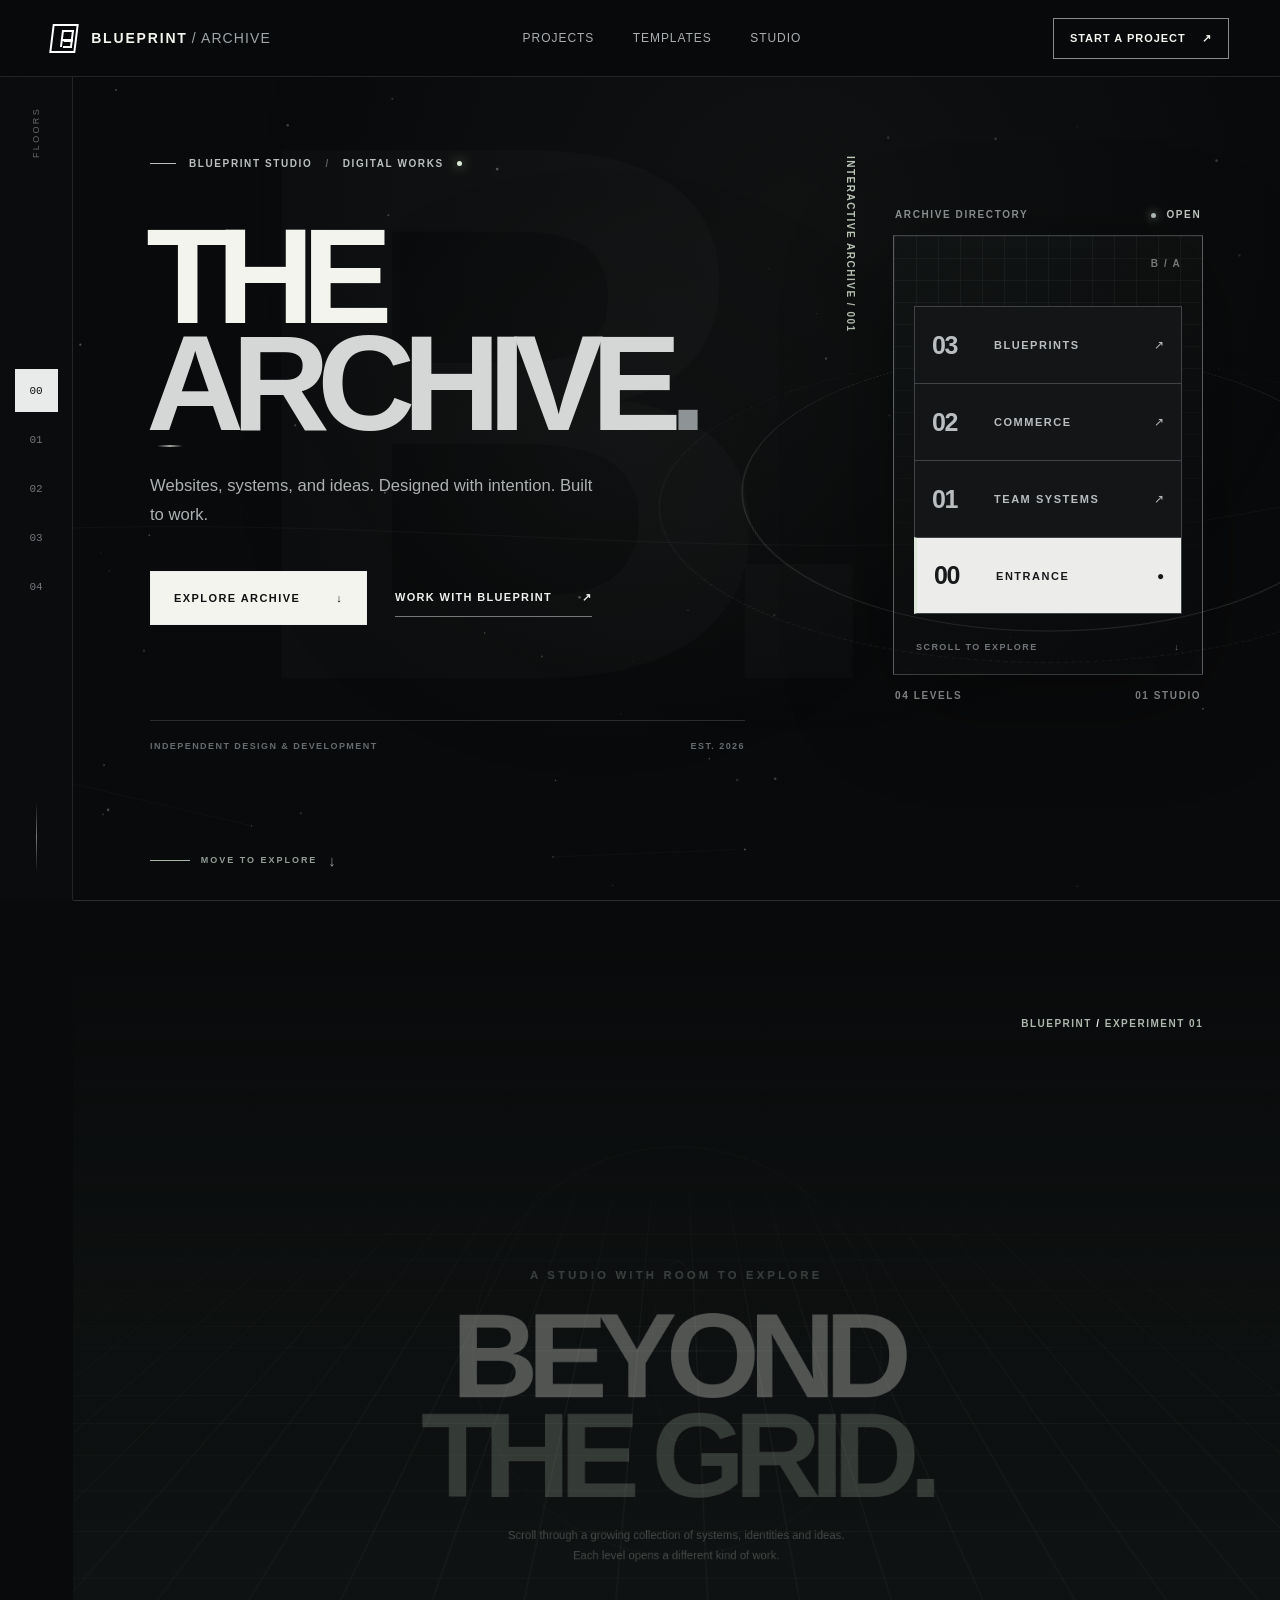
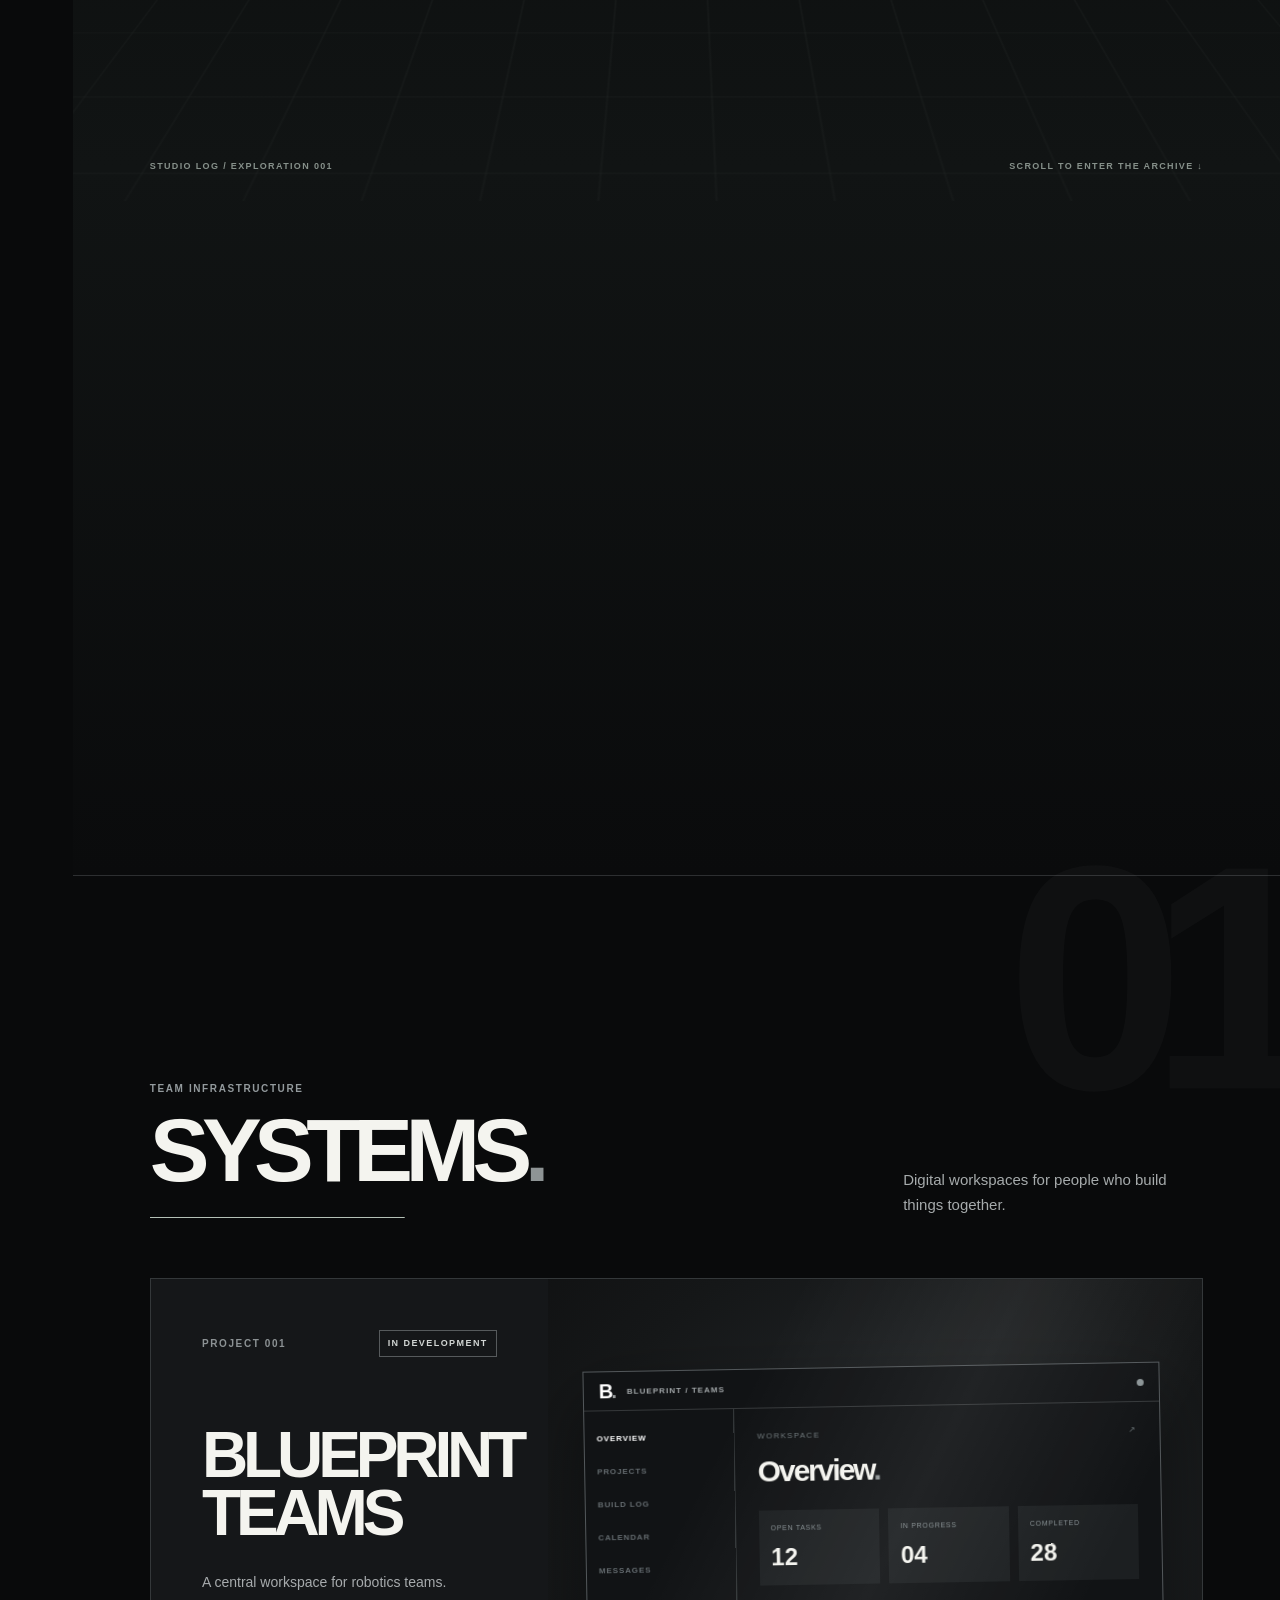
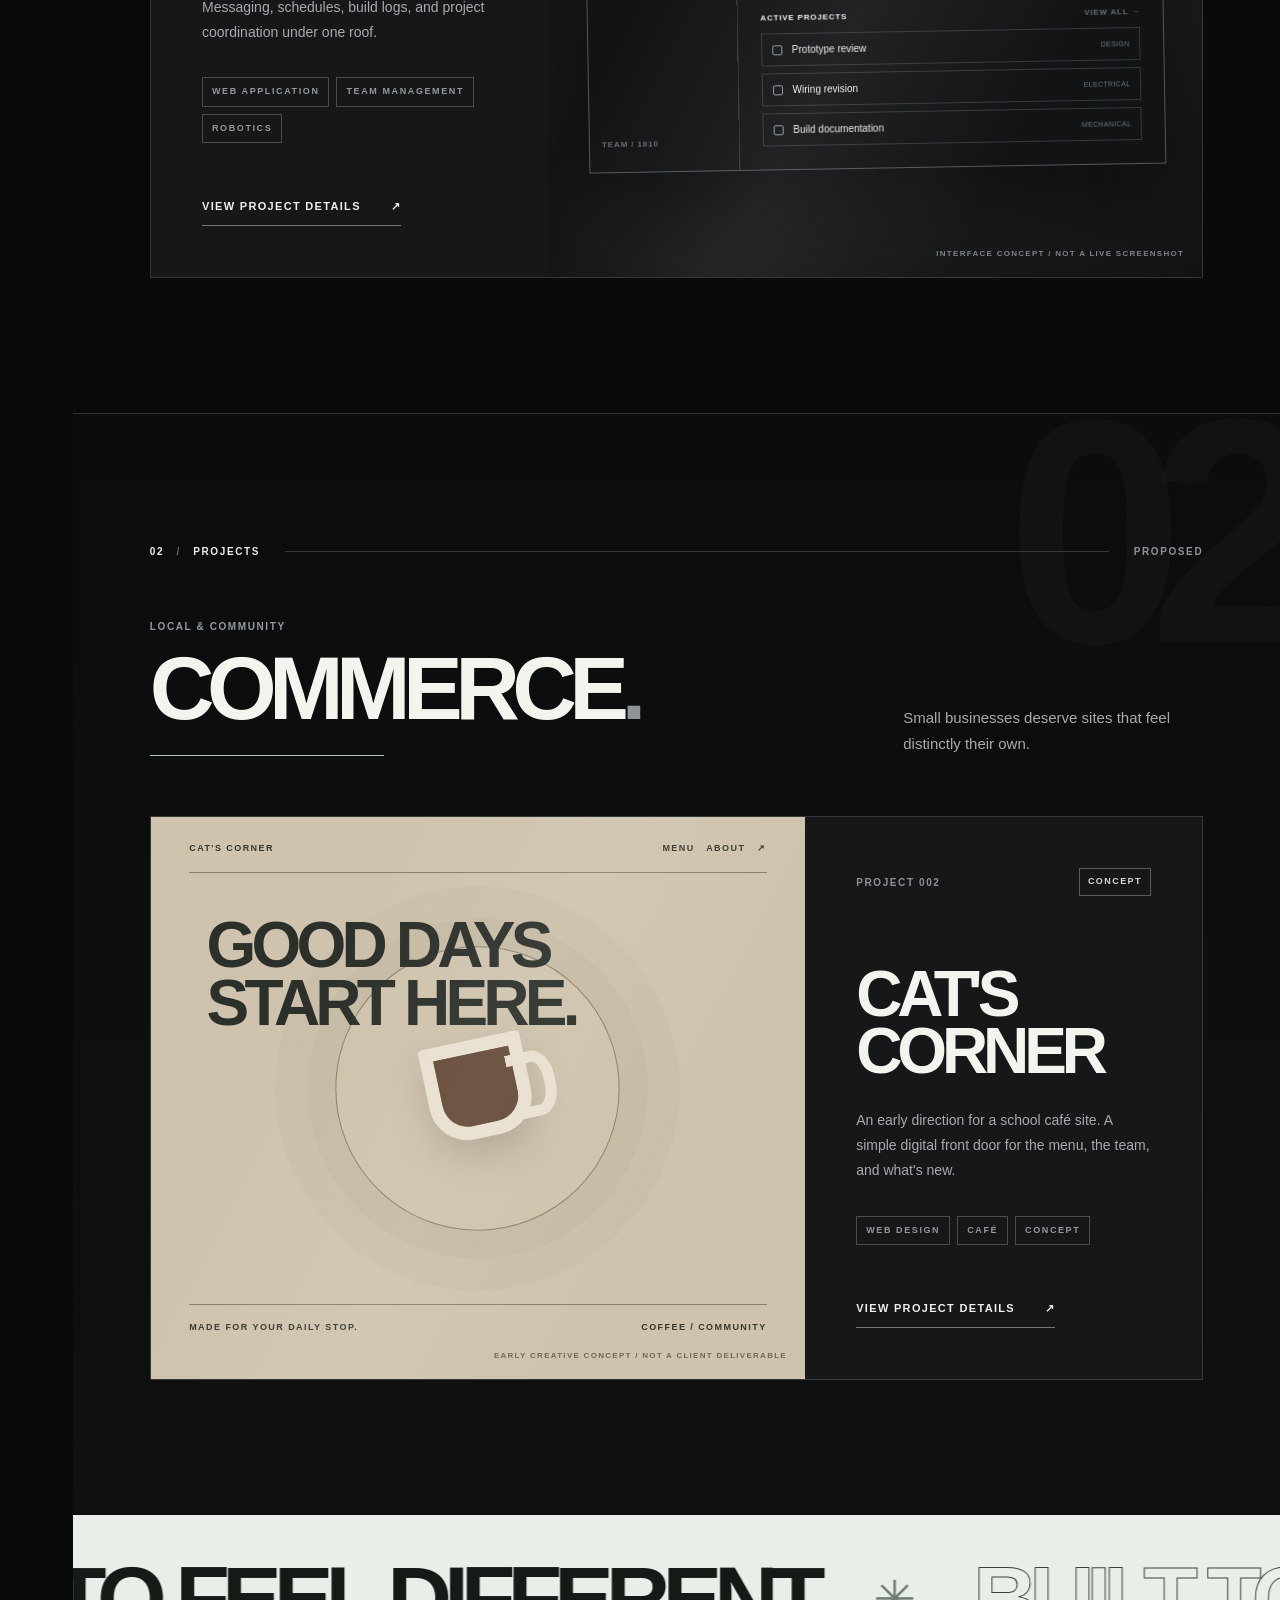
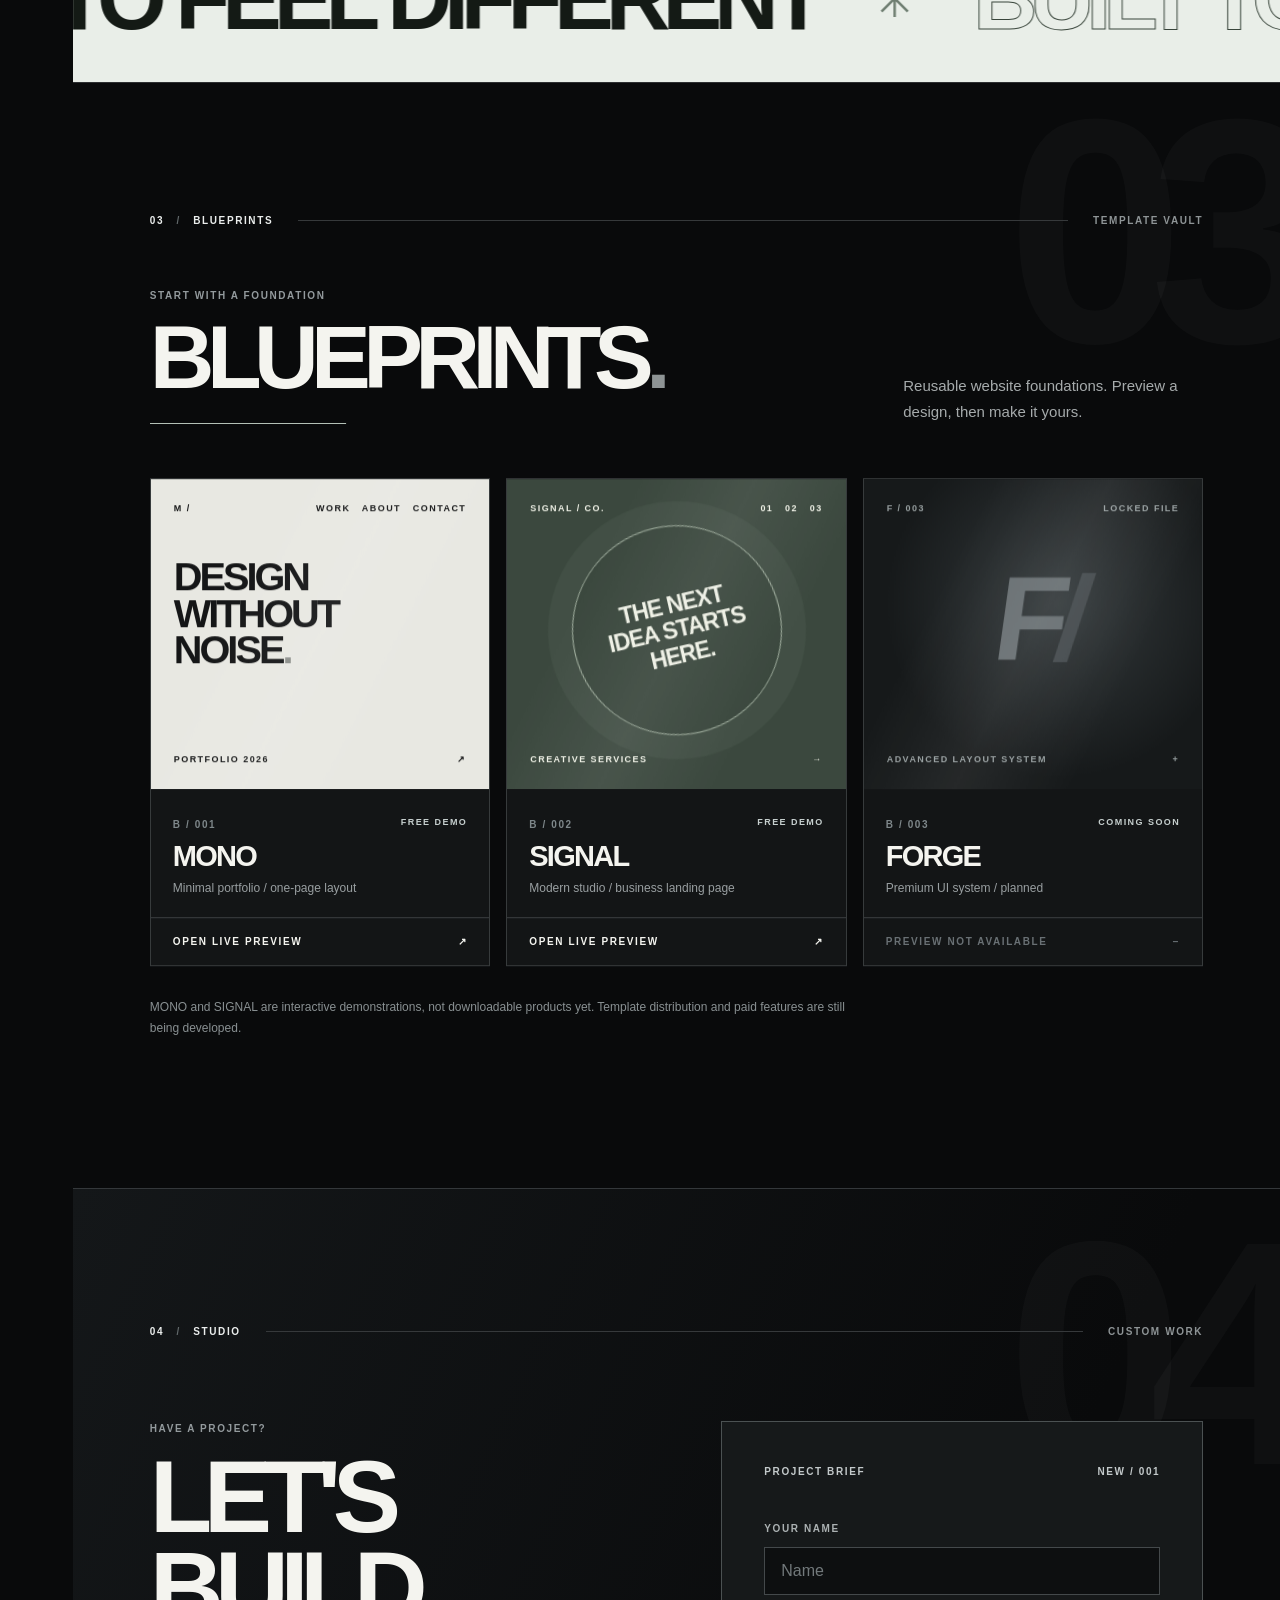
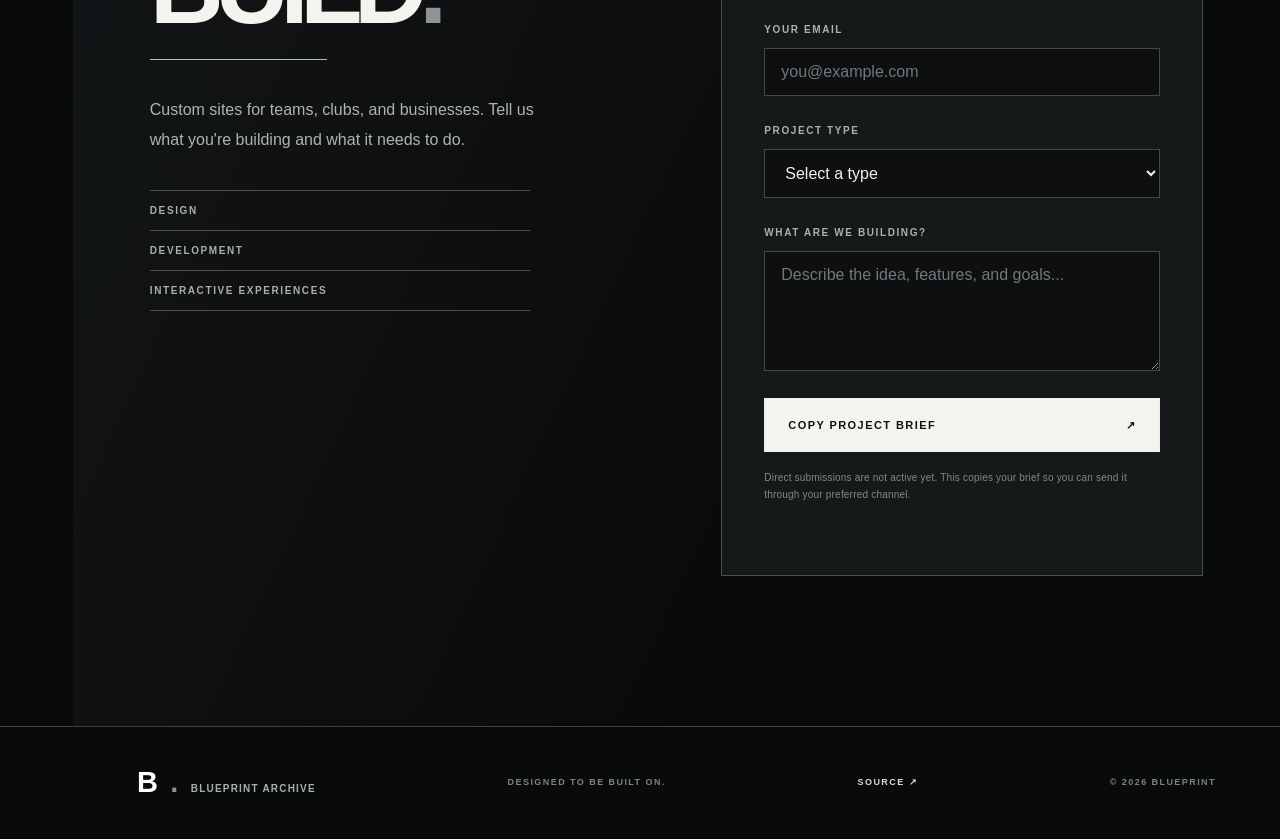
<file: index.html>
<!doctype html>
<html lang="en">
<head>
  <meta charset="utf-8">
  <meta name="viewport" content="width=device-width, initial-scale=1">
  <meta name="theme-color" content="#090a0b">
  <meta name="description" content="Blueprint Archive. A collection of websites, systems, and templates from Blueprint Studio.">
  <meta property="og:title" content="Blueprint Archive">
  <meta property="og:description" content="Explore the work. Find a blueprint. Build something new.">
  <title>Blueprint Archive | Blueprint Studio</title>
  <link rel="icon" type="image/svg+xml" href="./favicon.svg">
  <link rel="stylesheet" href="./styles.css">
  <link rel="stylesheet" href="./experience.css">
  <script src="./script.js" defer></script>
  <script src="./experience.js" defer></script>
</head>
<body>
  <a class="skip-link" href="#main">Skip to content</a>
  <canvas class="archive-stage" id="archive-stage" aria-hidden="true"></canvas>
  <div class="lab-cursor" id="lab-cursor" aria-hidden="true"></div>
  <div class="page-progress" aria-hidden="true"><span id="progress"></span></div>
  <header class="header">
    <a href="#entry" class="brand" aria-label="Blueprint Archive home">
      <span class="brand-symbol" aria-hidden="true"><span></span></span>
      <span>BLUEPRINT<span class="brand-sub">/ ARCHIVE</span></span>
    </a>
    <nav class="main-nav" aria-label="Primary">
      <a href="#projects">Projects</a>
      <a href="#templates">Templates</a>
      <a href="#studio">Studio</a>
    </nav>
    <a class="header-action" href="#studio">START A PROJECT <span aria-hidden="true">↗</span></a>
  </header>

  <nav class="floor-rail" aria-label="Archive floors">
    <span class="rail-title">FLOORS</span>
    <a href="#entry" data-floor="00" aria-label="Floor 00: Entry" aria-current="location"><span>00</span></a>
    <a href="#projects" data-floor="01" aria-label="Floor 01: Teams"><span>01</span></a>
    <a href="#commerce" data-floor="02" aria-label="Floor 02: Commerce"><span>02</span></a>
    <a href="#templates" data-floor="03" aria-label="Floor 03: Templates"><span>03</span></a>
    <a href="#studio" data-floor="04" aria-label="Floor 04: Studio"><span>04</span></a>
    <span class="rail-line" aria-hidden="true"></span>
  </nav>

  <main id="main">
    <section id="entry" class="hero observed" data-floor="00">
      <div class="hero-copy">
        <span class="lab-hero-indicator" aria-hidden="true">INTERACTIVE ARCHIVE / 001</span>
        <div class="eyebrow"><span class="eyebrow-line"></span> BLUEPRINT STUDIO <span class="slash">/</span> DIGITAL WORKS</div>
        <h1>THE<br><span>ARCHIVE<span class="fullstop">.</span></span></h1>
        <p>Websites, systems, and ideas. Designed with intention. Built to work.</p>
        <div class="hero-actions">
          <a href="#projects" class="button button-light">EXPLORE ARCHIVE <span aria-hidden="true">↓</span></a>
          <a href="#studio" class="text-action">WORK WITH BLUEPRINT <span aria-hidden="true">↗</span></a>
        </div>
        <div class="hero-bottom"><span>INDEPENDENT DESIGN & DEVELOPMENT</span><span>EST. 2026</span></div>
      </div>
      <div class="shaft-wrap">
        <div class="shaft-head"><span>ARCHIVE DIRECTORY</span><span class="live-dot"><i></i> OPEN</span></div>
        <div class="shaft">
          <div class="shaft-grid" aria-hidden="true"></div>
          <span class="shaft-label">B / A</span>
          <a href="#templates" class="shaft-floor" data-shaft="03"><span class="shaft-no">03</span><span class="shaft-name">BLUEPRINTS</span><span class="shaft-arrow">↗</span></a>
          <a href="#commerce" class="shaft-floor" data-shaft="02"><span class="shaft-no">02</span><span class="shaft-name">COMMERCE</span><span class="shaft-arrow">↗</span></a>
          <a href="#projects" class="shaft-floor" data-shaft="01"><span class="shaft-no">01</span><span class="shaft-name">TEAM SYSTEMS</span><span class="shaft-arrow">↗</span></a>
          <a href="#entry" class="shaft-floor shaft-floor-active" data-shaft="00"><span class="shaft-no">00</span><span class="shaft-name">ENTRANCE</span><span class="shaft-arrow">●</span></a>
          <span class="shaft-bottom">SCROLL TO EXPLORE <span aria-hidden="true">↓</span></span>
        </div>
        <div class="shaft-foot"><span>04 LEVELS</span><span>01 STUDIO</span></div>
      </div>
      <span class="hero-watermark" aria-hidden="true">B.</span>
      <span class="hero-scroll-cue" aria-hidden="true">MOVE TO EXPLORE</span>
    </section>

    <section class="lab-bridge" id="lab-bridge" aria-label="Archive transition">
      <div class="lab-bridge-sticky">
        <div class="lab-bridge-mesh" aria-hidden="true"></div>
        <div class="lab-bridge-orbits" aria-hidden="true"><i></i><i></i><i></i></div>
        <span class="lab-bridge-badge">BLUEPRINT <b>/</b> EXPERIMENT 01</span>
        <div class="lab-bridge-copy">
          <p class="micro">A STUDIO WITH ROOM TO EXPLORE</p>
          <h2>BEYOND<br><span>THE GRID.</span></h2>
          <p>Scroll through a growing collection of systems, identities and ideas. Each level opens a different kind of work.</p>
        </div>
        <div class="lab-bridge-meta"><span>STUDIO LOG / EXPLORATION 001</span><span>SCROLL TO ENTER THE ARCHIVE ↓</span></div>
      </div>
    </section>

    <section id="projects" class="floor observed" data-floor="01">
      <div class="section-top reveal"><span class="section-kicker">01 <span>/</span> PROJECTS</span><span class="section-rule"></span><span class="stage">IN DEVELOPMENT</span></div>
      <div class="floor-head reveal">
        <div><p class="micro">TEAM INFRASTRUCTURE</p><h2>SYSTEMS<span class="fullstop">.</span></h2></div>
        <p>Digital workspaces for people who build things together.</p>
      </div>
      <article class="showcase reveal">
        <div class="showcase-copy">
          <div class="project-index"><span>PROJECT 001</span><span class="pill">IN DEVELOPMENT</span></div>
          <h3>BLUEPRINT<br>TEAMS</h3>
          <p>A central workspace for robotics teams. Messaging, schedules, build logs, and project coordination under one roof.</p>
          <div class="tags"><span>WEB APPLICATION</span><span>TEAM MANAGEMENT</span><span>ROBOTICS</span></div>
          <button class="underline-action" type="button" data-open-dialog="teams-dialog">VIEW PROJECT DETAILS <span aria-hidden="true">↗</span></button>
        </div>
        <div class="interface-visual" aria-label="Illustrative mockup of the Blueprint Teams dashboard">
          <div class="ui-window">
            <div class="ui-bar"><span class="ui-logo">B<span>.</span></span><span>BLUEPRINT / TEAMS</span><span class="ui-top-dot"></span></div>
            <div class="ui-layout">
              <div class="ui-side"><span class="ui-side-active">OVERVIEW</span><span>PROJECTS</span><span>BUILD LOG</span><span>CALENDAR</span><span>MESSAGES</span><span class="ui-side-end">TEAM / 1810</span></div>
              <div class="ui-content">
                <div class="ui-meta">WORKSPACE <span>↗</span></div>
                <h4>Overview<span class="fullstop">.</span></h4>
                <div class="ui-summary"><div><small>OPEN TASKS</small><strong>12</strong></div><div><small>IN PROGRESS</small><strong>04</strong></div><div><small>COMPLETED</small><strong>28</strong></div></div>
                <div class="ui-board-title">ACTIVE PROJECTS <span>VIEW ALL →</span></div>
                <div class="ui-tasks"><div><i class="task-mark"></i><b>Prototype review</b><span>DESIGN</span></div><div><i class="task-mark"></i><b>Wiring revision</b><span>ELECTRICAL</span></div><div><i class="task-mark"></i><b>Build documentation</b><span>MECHANICAL</span></div></div>
              </div>
            </div>
          </div>
          <span class="visual-caption">INTERFACE CONCEPT / NOT A LIVE SCREENSHOT</span>
        </div>
      </article>
    </section>

    <section id="commerce" class="floor observed floor-commerce" data-floor="02">
      <div class="section-top reveal"><span class="section-kicker">02 <span>/</span> PROJECTS</span><span class="section-rule"></span><span class="stage">PROPOSED</span></div>
      <div class="floor-head reveal">
        <div><p class="micro">LOCAL & COMMUNITY</p><h2>COMMERCE<span class="fullstop">.</span></h2></div>
        <p>Small businesses deserve sites that feel distinctly their own.</p>
      </div>
      <article class="showcase showcase-flipped reveal">
        <div class="showcase-copy">
          <div class="project-index"><span>PROJECT 002</span><span class="pill">CONCEPT</span></div>
          <h3>CAT'S<br>CORNER</h3>
          <p>An early direction for a school café site. A simple digital front door for the menu, the team, and what's new.</p>
          <div class="tags"><span>WEB DESIGN</span><span>CAFÉ</span><span>CONCEPT</span></div>
          <button class="underline-action" type="button" data-open-dialog="cafe-dialog">VIEW PROJECT DETAILS <span aria-hidden="true">↗</span></button>
        </div>
        <div class="cafe-visual" aria-label="Illustrative early concept for the Cat's Corner café website">
          <div class="cafe-head"><span>CAT'S CORNER</span><span>MENU &nbsp; ABOUT &nbsp; ↗</span></div>
          <div class="cafe-center"><div class="cafe-orbit"><div class="cafe-cup"><span></span></div></div><span class="cafe-label">GOOD DAYS<br>START HERE.</span></div>
          <div class="cafe-footer"><span>MADE FOR YOUR DAILY STOP.</span><span>COFFEE / COMMUNITY</span></div>
          <span class="visual-caption visual-caption-dark">EARLY CREATIVE CONCEPT / NOT A CLIENT DELIVERABLE</span>
        </div>
      </article>
    </section>

    <div class="lab-ribbon" aria-hidden="true">
      <div class="lab-ribbon-track">
        <span>BUILT TO FEEL DIFFERENT</span><i>✳</i><span class="outline">BUILT TO WORK</span><i>✳</i>
        <span>BUILT TO FEEL DIFFERENT</span><i>✳</i>
      </div>
    </div>

    <section id="templates" class="floor observed templates-floor" data-floor="03">
      <div class="section-top reveal"><span class="section-kicker">03 <span>/</span> BLUEPRINTS</span><span class="section-rule"></span><span class="stage">TEMPLATE VAULT</span></div>
      <div class="floor-head reveal">
        <div><p class="micro">START WITH A FOUNDATION</p><h2>BLUEPRINTS<span class="fullstop">.</span></h2></div>
        <p>Reusable website foundations. Preview a design, then make it yours.</p>
      </div>
      <div class="template-grid">
        <article class="template-card reveal">
          <div class="template-preview mono-preview"><div class="preview-top"><span>M /</span><span>WORK &nbsp; ABOUT &nbsp; CONTACT</span></div><div class="preview-title">DESIGN<br>WITHOUT<br>NOISE<span>.</span></div><div class="preview-bottom">PORTFOLIO 2026 <span>↗</span></div></div>
          <div class="template-info"><div><span class="template-n">B / 001</span><h3>MONO</h3><p>Minimal portfolio / one-page layout</p></div><span class="price">FREE DEMO</span></div>
          <a href="./templates/mono/" class="template-link">OPEN LIVE PREVIEW <span aria-hidden="true">↗</span></a>
        </article>
        <article class="template-card reveal">
          <div class="template-preview signal-preview"><div class="preview-top"><span>SIGNAL / CO.</span><span>01 &nbsp; 02 &nbsp; 03</span></div><div class="signal-circle"><span>THE NEXT<br>IDEA STARTS<br>HERE.</span></div><div class="preview-bottom">CREATIVE SERVICES <span>→</span></div></div>
          <div class="template-info"><div><span class="template-n">B / 002</span><h3>SIGNAL</h3><p>Modern studio / business landing page</p></div><span class="price">FREE DEMO</span></div>
          <a href="./templates/signal/" class="template-link">OPEN LIVE PREVIEW <span aria-hidden="true">↗</span></a>
        </article>
        <article class="template-card reveal">
          <div class="template-preview forge-preview"><div class="preview-top"><span>F / 003</span><span>LOCKED FILE</span></div><div class="forge-mark">F<span>/</span></div><div class="preview-bottom">ADVANCED LAYOUT SYSTEM <span>+</span></div></div>
          <div class="template-info"><div><span class="template-n">B / 003</span><h3>FORGE</h3><p>Premium UI system / planned</p></div><span class="price">COMING SOON</span></div>
          <div class="template-link template-disabled">PREVIEW NOT AVAILABLE <span aria-hidden="true">−</span></div>
        </article>
      </div>
      <p class="template-note reveal">MONO and SIGNAL are interactive demonstrations, not downloadable products yet. Template distribution and paid features are still being developed.</p>
    </section>

    <section id="studio" class="studio observed" data-floor="04">
      <div class="section-top reveal"><span class="section-kicker">04 <span>/</span> STUDIO</span><span class="section-rule"></span><span class="stage">CUSTOM WORK</span></div>
      <div class="studio-grid">
        <div class="studio-copy reveal"><p class="micro">HAVE A PROJECT?</p><h2>LET'S<br>BUILD<span class="fullstop">.</span></h2><p>Custom sites for teams, clubs, and businesses. Tell us what you're building and what it needs to do.</p><div class="studio-lines"><span>DESIGN</span><span>DEVELOPMENT</span><span>INTERACTIVE EXPERIENCES</span></div></div>
        <form id="brief-form" class="brief-form reveal" novalidate>
          <div class="form-head"><span>PROJECT BRIEF</span><span>NEW / 001</span></div>
          <label for="brief-name">YOUR NAME</label><input id="brief-name" name="name" type="text" placeholder="Name" maxlength="100" required autocomplete="name">
          <label for="brief-contact">YOUR EMAIL</label><input id="brief-contact" name="email" type="email" placeholder="you@example.com" maxlength="200" required autocomplete="email">
          <label for="brief-type">PROJECT TYPE</label><select id="brief-type" name="type" required><option value="">Select a type</option><option>Business website</option><option>Team / club website</option><option>Web application</option><option>Something else</option></select>
          <label for="brief-details">WHAT ARE WE BUILDING?</label><textarea id="brief-details" name="details" rows="4" placeholder="Describe the idea, features, and goals..." maxlength="2500" required></textarea>
          <button type="submit" class="button button-light brief-button">COPY PROJECT BRIEF <span aria-hidden="true">↗</span></button>
          <p class="form-note">Direct submissions are not active yet. This copies your brief so you can send it through your preferred channel.</p>
          <p id="form-status" class="form-status" role="status" aria-live="polite"></p>
        </form>
      </div>
    </section>
  </main>
  <footer class="footer"><a href="#entry" class="footer-logo">B<span>.</span> <small>BLUEPRINT ARCHIVE</small></a><span>DESIGNED TO BE BUILT ON.</span><a href="https://github.com/Link9060/Blueprint-Archive" target="_blank" rel="noopener noreferrer">SOURCE ↗</a><span>© 2026 BLUEPRINT</span></footer>

  <dialog id="teams-dialog" class="project-dialog" aria-labelledby="teams-title"><div class="dialog-top"><span>PROJECT 001 / TEAM SYSTEMS</span><button type="button" data-close-dialog aria-label="Close project details">✕</button></div><h2 id="teams-title">BLUEPRINT TEAMS<span class="fullstop">.</span></h2><p>A team management web app initially designed around competitive robotics. The goal is to keep communication, schedules, project tasks, and engineering records in a single workspace.</p><div class="dialog-columns"><div><h3>CORE MODULES</h3><ul><li>Team and subgroup workspaces</li><li>Engineering build log</li><li>Tasks and calendars</li><li>Messaging and updates</li></ul></div><div><h3>PROJECT STATUS</h3><p>In active development. The interface shown in this archive is an illustrative concept, not a current application screenshot.</p></div></div><button type="button" class="underline-action" data-close-dialog>CLOSE <span>↗</span></button></dialog>
  <dialog id="cafe-dialog" class="project-dialog" aria-labelledby="cafe-title"><div class="dialog-top"><span>PROJECT 002 / COMMERCE</span><button type="button" data-close-dialog aria-label="Close project details">✕</button></div><h2 id="cafe-title">CAT'S CORNER<span class="fullstop">.</span></h2><p>A proposed website concept for a school café, focusing on a concise menu, straightforward navigation, and a memorable visual identity.</p><div class="dialog-columns"><div><h3>DESIGN DIRECTION</h3><ul><li>Mobile-first menu</li><li>Simple hours and announcements</li><li>Brand-led visual identity</li><li>Easy content updates</li></ul></div><div><h3>PROJECT STATUS</h3><p>Early concept only. No finished client website is represented here, and the visual is an exploration rather than an approved design.</p></div></div><button type="button" class="underline-action" data-close-dialog>CLOSE <span>↗</span></button></dialog>
</body>
</html>
</file>
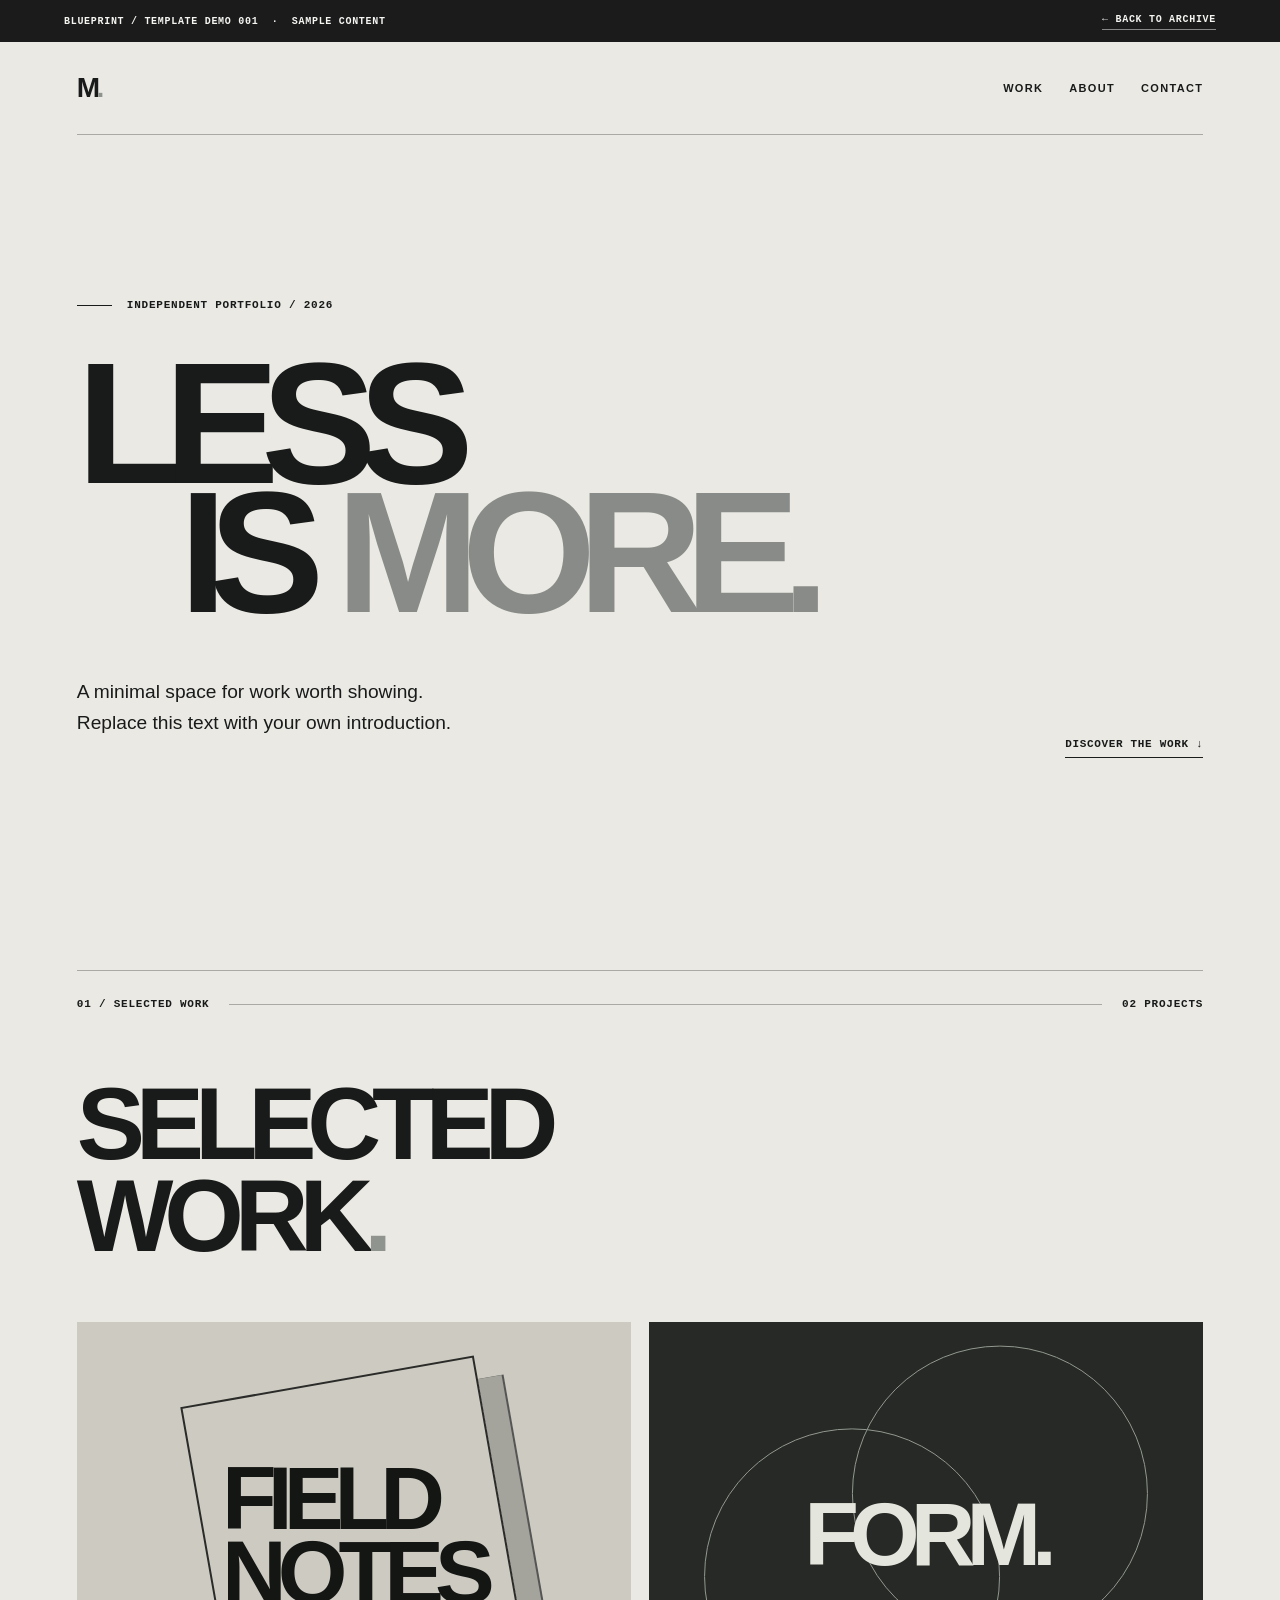
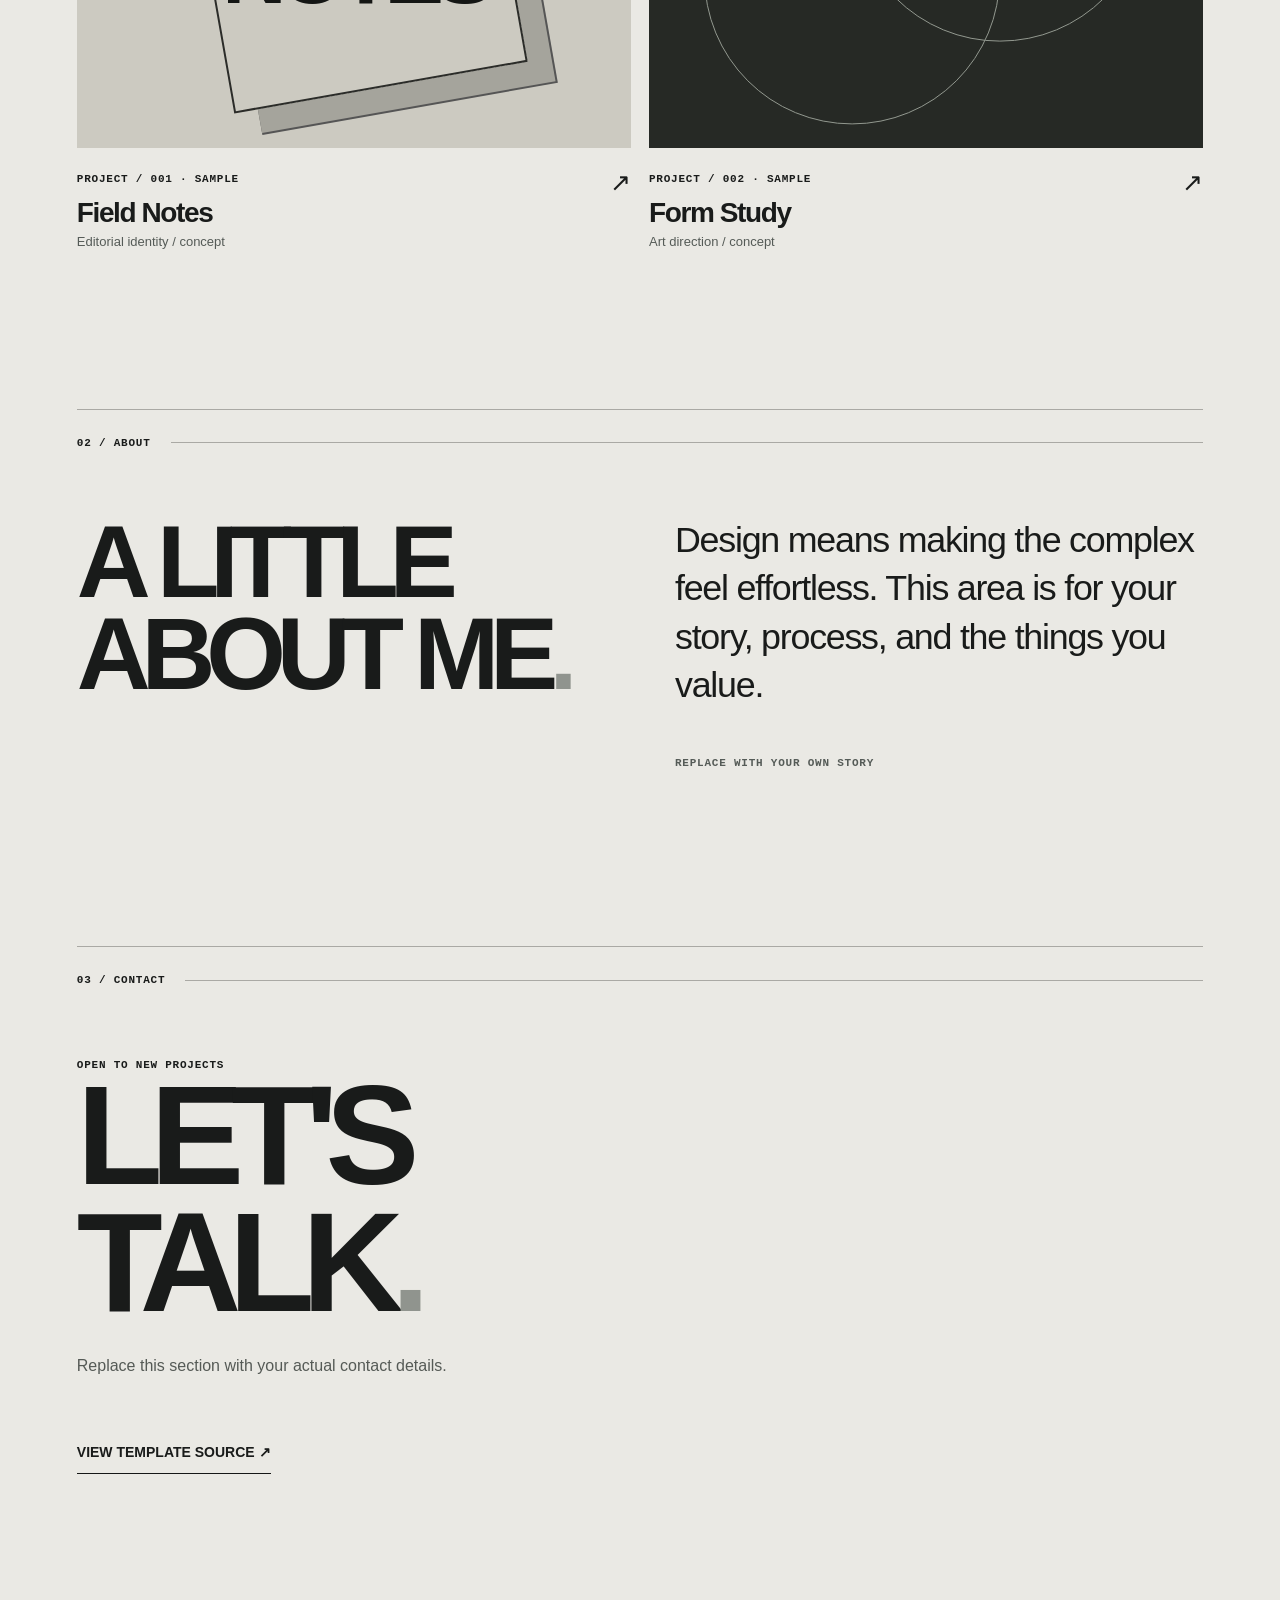
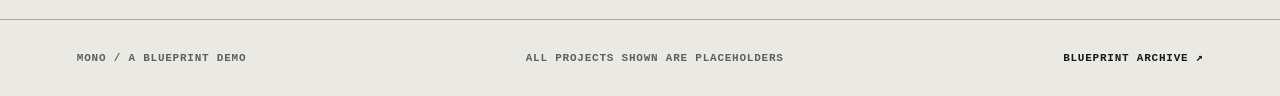
<file: templates/mono/index.html>
<!doctype html>
<html lang="en">
<head><meta charset="utf-8"><meta name="viewport" content="width=device-width,initial-scale=1"><meta name="theme-color" content="#eae9e4"><meta name="description" content="MONO, a one-page portfolio layout concept from Blueprint Archive."><title>MONO — Blueprint Demo 001</title>
<style>
:root{--ink:#191b1a;--paper:#eae9e4;--rule:#aaa9a4}*{box-sizing:border-box}html{scroll-behavior:smooth}body{margin:0;background:var(--paper);color:var(--ink);font-family:Arial,Helvetica,sans-serif;-webkit-font-smoothing:antialiased}a{color:inherit;text-decoration:none}button{font:inherit;cursor:pointer}::selection{background:#1a1c1b;color:white}:focus-visible{outline:2px solid #1a1c1b;outline-offset:4px}
.demo-bar{min-height:42px;background:#1a1b1a;color:#f5f5f2;padding:12px 5%;display:flex;align-items:center;justify-content:space-between;gap:10px;font:700 10px/1.5 monospace;letter-spacing:.07em}.demo-bar a{border-bottom:1px solid #888;padding-bottom:2px}.demo-bar a:hover{border-color:white}
header{display:flex;align-items:center;justify-content:space-between;padding:30px 6%;gap:20px}header .mark{font-size:28px;font-weight:900;letter-spacing:-.13em}header .mark span{color:#8f938e}nav{display:flex;gap:26px}nav a{font:700 11px/1.5 Arial;letter-spacing:.12em}.top-line{height:1px;background:var(--rule);margin:0 6%}
main{padding:0 6%}.hero{min-height:85svh;display:flex;flex-direction:column;justify-content:center;position:relative;padding:90px 0 70px}.eyebrow,.meta,.section-kicker,.card-index,.about-label,.contact-label,footer{font:700 11px/1.5 monospace;letter-spacing:.07em}.eyebrow{display:flex;gap:15px;align-items:center}.eyebrow:before{content:"";width:35px;height:1px;background:var(--ink)}h1{font-size:clamp(85px,13.5vw,225px);letter-spacing:-.105em;line-height:.75;font-weight:900;margin:45px 0 40px;max-width:1500px}h1 span{display:block}h1 span:nth-child(2){margin-left:8vw}h1 i{font-style:normal;color:#888b87}.hero-bottom{display:flex;justify-content:space-between;align-items:flex-end;gap:20px}.hero-bottom p{font-size:clamp(15px,1.5vw,20px);line-height:1.6;max-width:410px}.scroll-link{font:700 11px monospace;letter-spacing:.06em;border-bottom:1px solid #1b1d1b;padding-bottom:7px;white-space:nowrap}
.section-head{display:flex;gap:20px;align-items:center;border-top:1px solid var(--rule);padding-top:25px;margin-bottom:65px}.section-head .line{height:1px;flex:1;background:var(--rule)}.work{padding:70px 0 135px}.work h2,.about h2,.contact h2{font-size:clamp(58px,8vw,118px);letter-spacing:-.09em;line-height:.9;margin:0 0 60px}
.project-grid{display:grid;grid-template-columns:1fr 1fr;gap:18px}.project{min-width:0}.project-art{aspect-ratio:1.3;position:relative;overflow:hidden;display:grid;place-items:center;transition:filter .3s}.project:hover .project-art{filter:contrast(1.12)}.project-a{background:#cccac1}.project-a:before{content:"";position:absolute;width:53%;height:72%;border:2px solid #2b2c29;transform:rotate(-10deg);box-shadow:24px 24px 0 #a5a49c,25px 25px 0 1px #555}.project-a span{font-size:clamp(50px,7vw,110px);font-weight:900;line-height:.83;letter-spacing:-.1em;z-index:1;mix-blend-mode:multiply}.project-b{background:#262925;color:#e4e5dc}.project-b:before,.project-b:after{content:"";position:absolute;border:1px solid #92988f;border-radius:50%;width:53%;aspect-ratio:1}.project-b:before{transform:translate(-25%,14%)}.project-b:after{transform:translate(25%,-14%)}.project-b span{font-weight:900;font-size:clamp(55px,7vw,120px);letter-spacing:-.1em;z-index:1}.project-description{display:flex;gap:16px;justify-content:space-between;padding:20px 0 0}.project-description h3{margin:9px 0 5px;font-size:28px;letter-spacing:-.05em}.project-description p{font-size:13px;color:#555b57;margin:0}.project-description>span{font-size:25px}
.about{padding:25px 0 150px}.about-layout{display:grid;grid-template-columns:1fr 1fr;gap:70px}.about h2{margin-bottom:0}.about p{max-width:610px;font-size:clamp(20px,2.8vw,37px);line-height:1.35;letter-spacing:-.035em;margin:0}.about-label{margin-top:45px;display:block;color:#555b57}
.contact{padding:25px 0 145px}.contact h2{font-size:clamp(65px,11vw,175px);margin-bottom:30px}.contact p{font-size:16px;color:#555a56}.contact .cta{display:inline-block;font-size:14px;font-weight:700;border-bottom:1px solid #151716;padding:13px 0;margin-top:40px}
footer{border-top:1px solid var(--rule);padding:30px 6%;display:flex;justify-content:space-between;flex-wrap:wrap;gap:20px;color:#5c625d}footer a{color:#171a17}
@media(max-width:750px){.demo-bar{font-size:9px}header{padding:23px 6%}nav{gap:14px}nav a{font-size:10px}.hero{min-height:80svh}.hero h1{font-size:clamp(67px,17vw,120px)}.hero h1 span:nth-child(2){margin-left:0}.hero-bottom{align-items:start;flex-direction:column;gap:18px}.work h2,.about h2,.contact h2{font-size:clamp(54px,12vw,85px)}.project-grid,.about-layout{grid-template-columns:1fr}.project-art{aspect-ratio:1.4}.project-a span,.project-b span{font-size:75px}.about-layout{gap:25px}.about p{font-size:26px}.contact h2{font-size:clamp(72px,15vw,130px)}.work,.about,.contact{padding-bottom:90px}}
@media(prefers-reduced-motion:reduce){html{scroll-behavior:auto}*{transition:none!important}}
</style></head>
<body>
<div class="demo-bar"><span>BLUEPRINT / TEMPLATE DEMO 001 &nbsp;·&nbsp; SAMPLE CONTENT</span><a href="../../">← BACK TO ARCHIVE</a></div>
<header><a class="mark" href="#top" aria-label="Mono home">M<span>.</span></a><nav aria-label="Site navigation"><a href="#work">WORK</a><a href="#about">ABOUT</a><a href="#contact">CONTACT</a></nav></header><div class="top-line"></div>
<main>
<section class="hero" id="top"><span class="eyebrow">INDEPENDENT PORTFOLIO / 2026</span><h1><span>LESS</span><span>IS <i>MORE.</i></span></h1><div class="hero-bottom"><p>A minimal space for work worth showing. Replace this text with your own introduction.</p><a class="scroll-link" href="#work">DISCOVER THE WORK ↓</a></div></section>
<section class="work" id="work"><div class="section-head"><span class="section-kicker">01 / SELECTED WORK</span><span class="line"></span><span class="section-kicker">02 PROJECTS</span></div><h2>SELECTED<br>WORK<span style="color:#90948e">.</span></h2><div class="project-grid"><article class="project"><div class="project-art project-a" aria-label="Abstract typographic sample project artwork"><span>FIELD<br>NOTES</span></div><div class="project-description"><div><span class="card-index">PROJECT / 001 · SAMPLE</span><h3>Field Notes</h3><p>Editorial identity / concept</p></div><span aria-hidden="true">↗</span></div></article><article class="project"><div class="project-art project-b" aria-label="Abstract circles representing a concept project"><span>FORM.</span></div><div class="project-description"><div><span class="card-index">PROJECT / 002 · SAMPLE</span><h3>Form Study</h3><p>Art direction / concept</p></div><span aria-hidden="true">↗</span></div></article></div></section>
<section class="about" id="about"><div class="section-head"><span class="section-kicker">02 / ABOUT</span><span class="line"></span></div><div class="about-layout"><h2>A LITTLE<br>ABOUT ME<span style="color:#90948e">.</span></h2><div><p>Design means making the complex feel effortless. This area is for your story, process, and the things you value.</p><span class="about-label">REPLACE WITH YOUR OWN STORY</span></div></div></section>
<section class="contact" id="contact"><div class="section-head"><span class="section-kicker">03 / CONTACT</span><span class="line"></span></div><span class="contact-label">OPEN TO NEW PROJECTS</span><h2>LET'S<br>TALK<span style="color:#90948e">.</span></h2><p>Replace this section with your actual contact details.</p><a class="cta" href="https://github.com/Link9060/Blueprint-Archive/blob/main/templates/mono/index.html" target="_blank" rel="noopener noreferrer">VIEW TEMPLATE SOURCE ↗</a></section>
</main><footer><span>MONO / A BLUEPRINT DEMO</span><span>ALL PROJECTS SHOWN ARE PLACEHOLDERS</span><a href="../../">BLUEPRINT ARCHIVE ↗</a></footer>
</body></html>
</file>
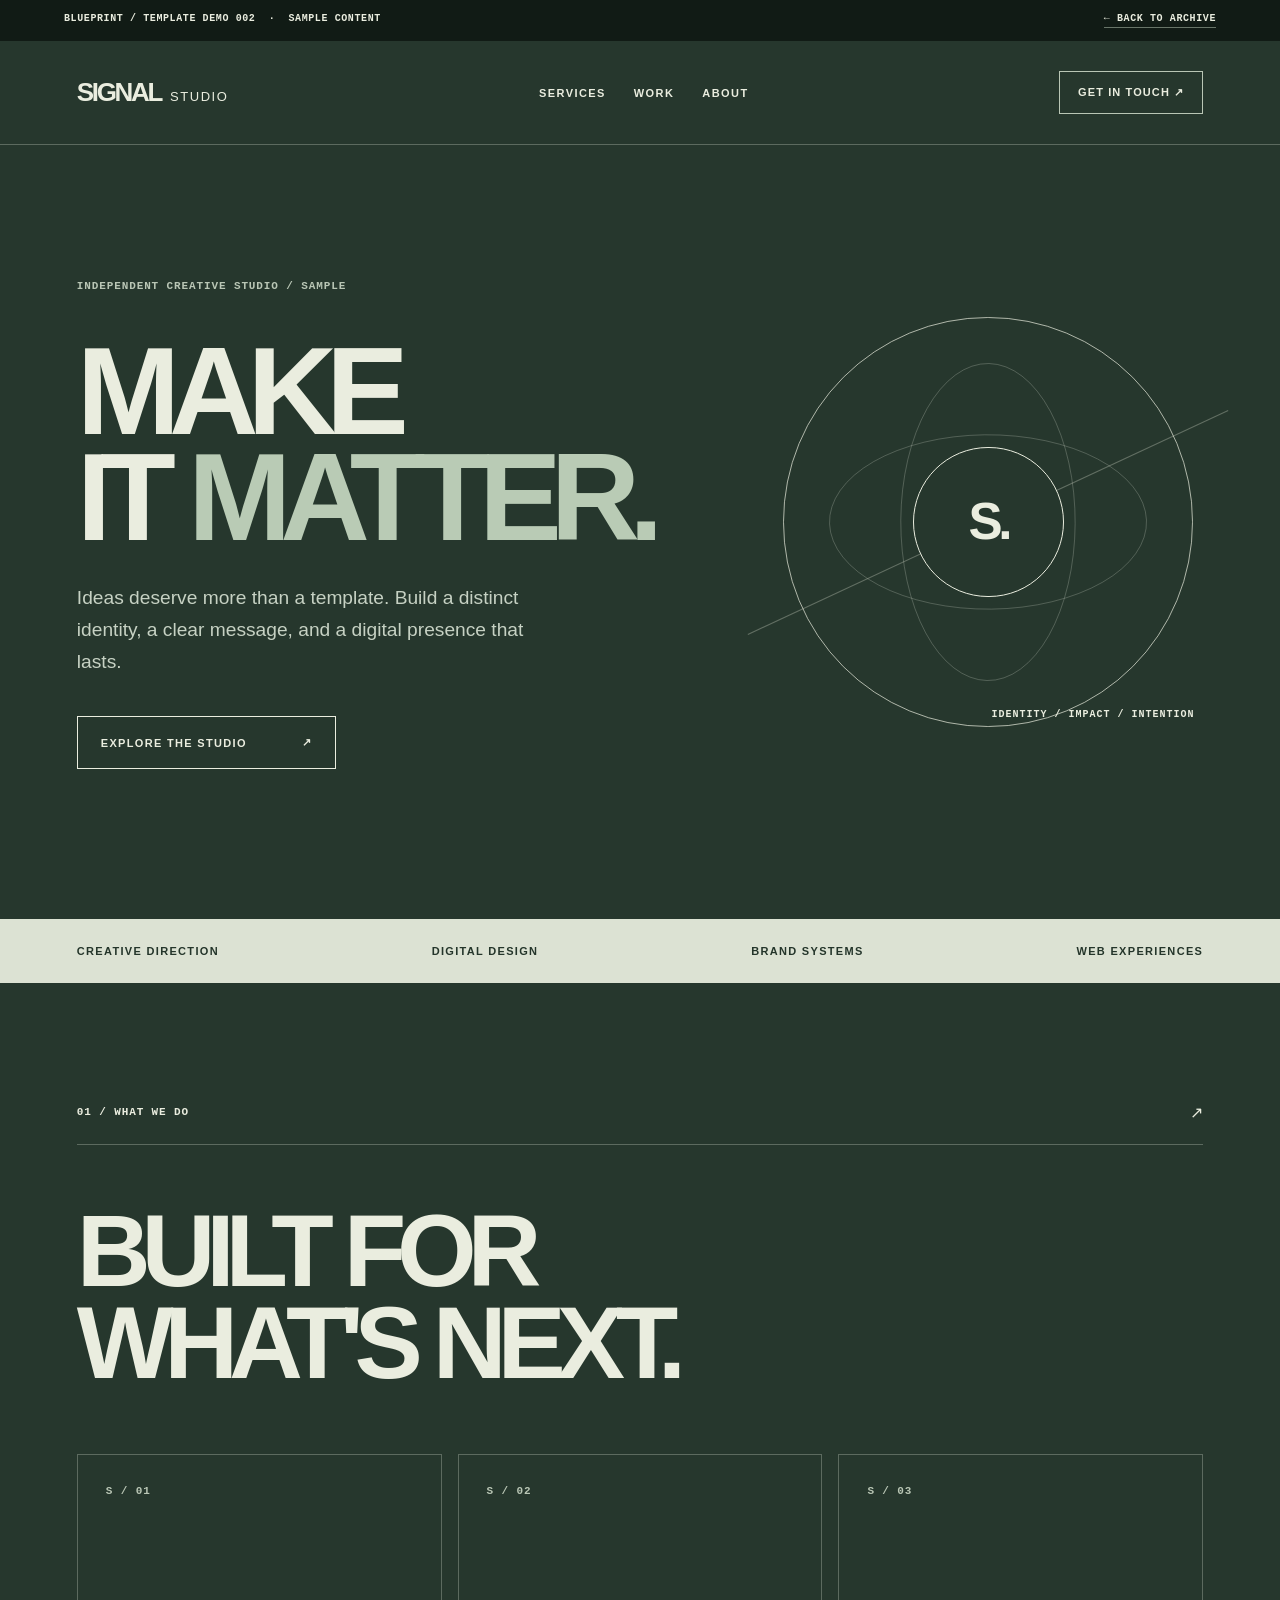
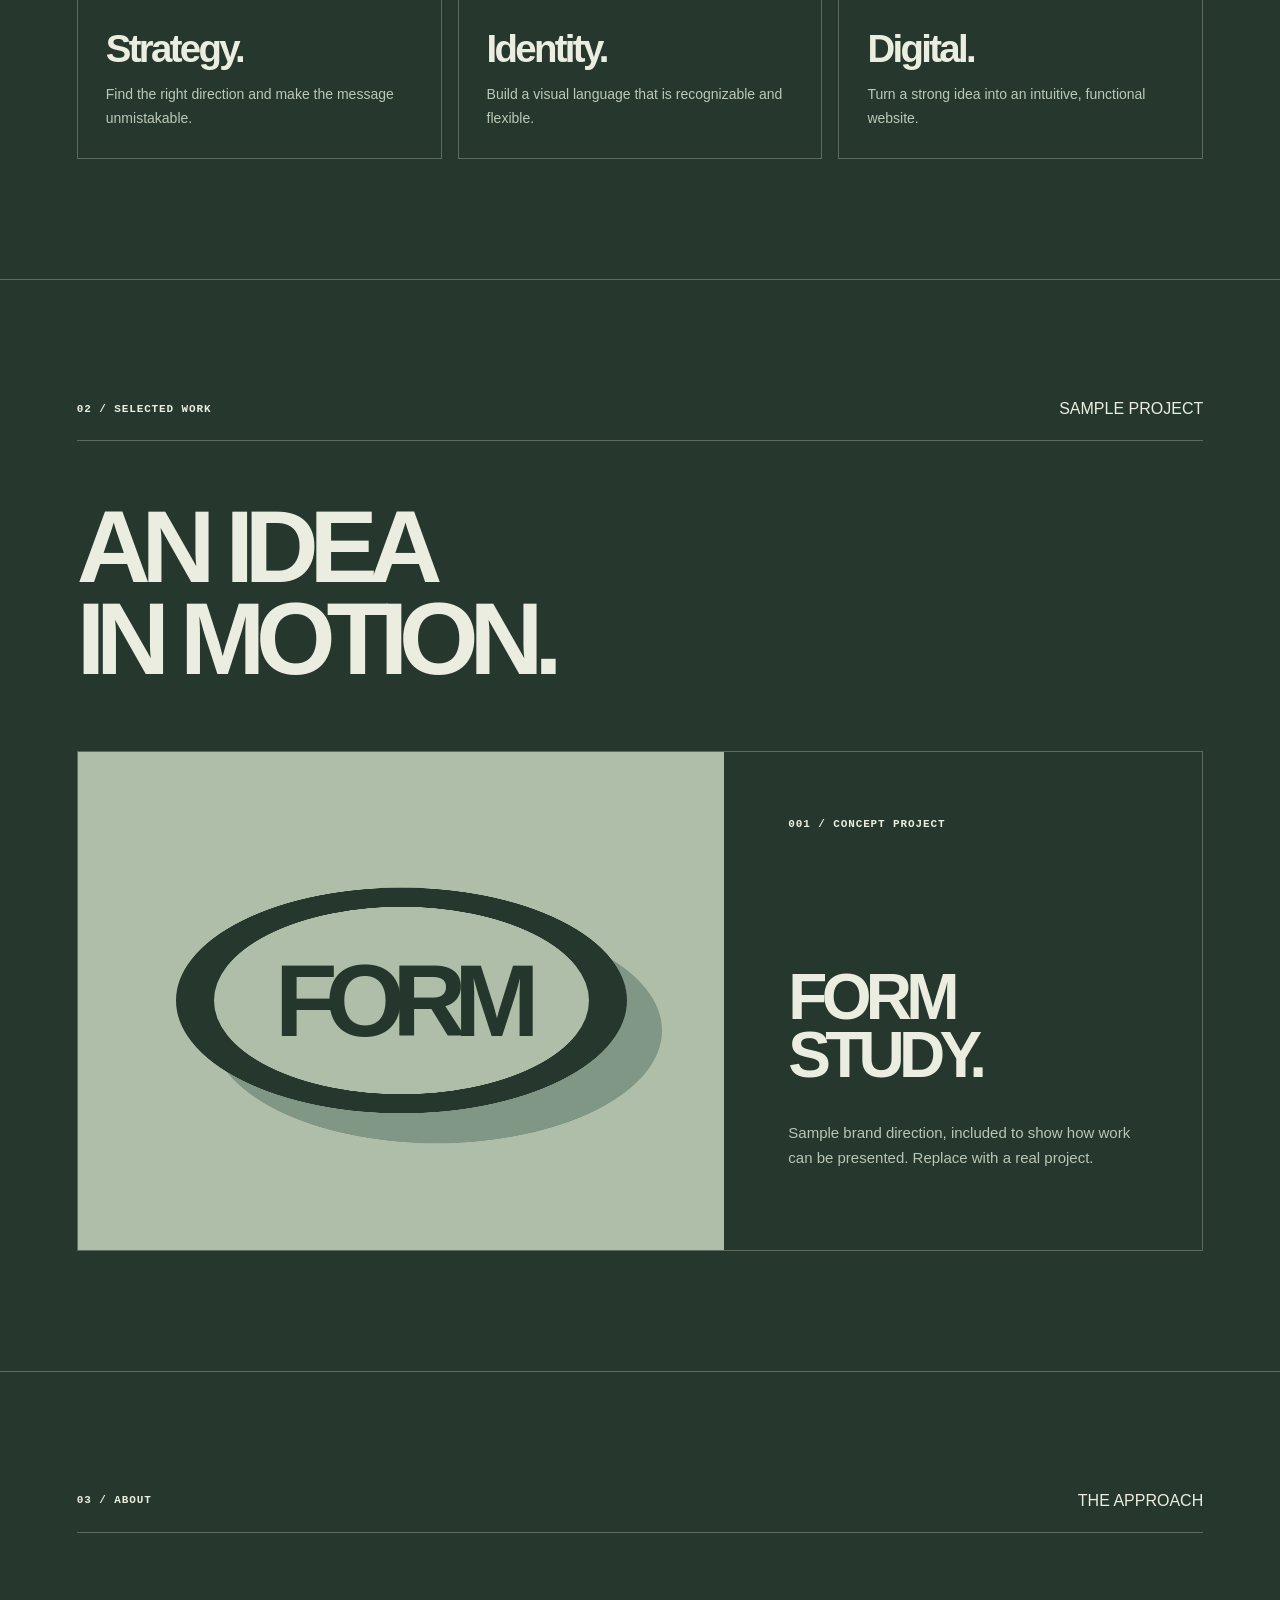
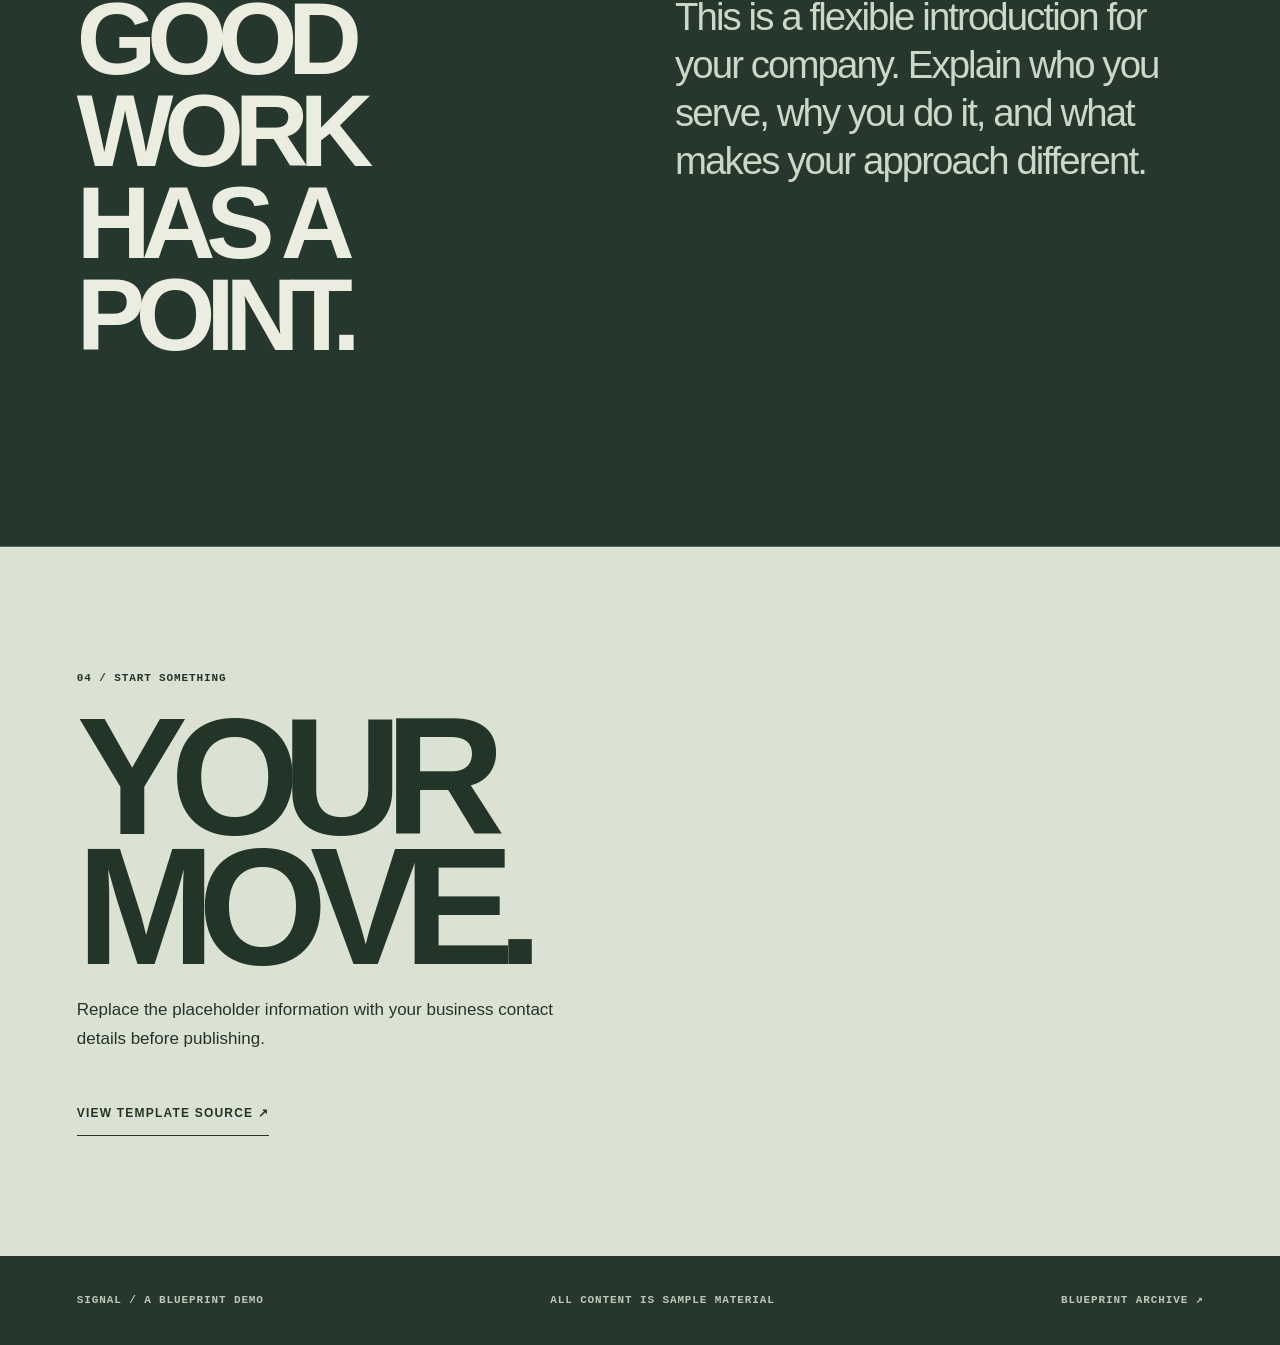
<file: templates/signal/index.html>
<!doctype html>
<html lang="en"><head><meta charset="utf-8"><meta name="viewport" content="width=device-width,initial-scale=1"><meta name="theme-color" content="#26372d"><meta name="description" content="SIGNAL, a studio and business landing page concept from Blueprint Archive."><title>SIGNAL — Blueprint Demo 002</title>
<style>
:root{--bg:#26372d;--light:#eaeddf;--muted:#b9c6b5;--dark:#19251f;--line:rgba(234,237,223,.28)}*{box-sizing:border-box}html{scroll-behavior:smooth}body{margin:0;background:var(--bg);color:var(--light);font-family:Arial,Helvetica,sans-serif;-webkit-font-smoothing:antialiased}a{color:inherit;text-decoration:none}button{font:inherit}::selection{background:var(--light);color:var(--dark)}:focus-visible{outline:2px solid #fff;outline-offset:5px}
.demo{display:flex;justify-content:space-between;gap:15px;background:#111b15;padding:13px max(5%,25px);font:700 10px monospace;letter-spacing:.06em}.demo a{border-bottom:1px solid #687568;padding-bottom:3px}
header{padding:30px 6%;display:flex;justify-content:space-between;align-items:center;gap:20px;border-bottom:1px solid var(--line)}.logo{font-size:26px;font-weight:900;letter-spacing:-.09em}.logo span{font-weight:400;font-size:13px;letter-spacing:.12em;margin-left:9px}nav{display:flex;gap:28px}nav a{font:700 11px Arial;letter-spacing:.13em}.nav-cta{border:1px solid var(--muted);padding:14px 18px;font-size:11px;letter-spacing:.1em;font-weight:700;transition:background .2s,color .2s}.nav-cta:hover,.button:hover{background:var(--light);color:var(--dark)}
.hero{padding:75px 6% 95px;min-height:86svh;display:grid;grid-template-columns:1.25fr .75fr;align-items:center;gap:5vw;overflow:hidden}.eyebrow,.idx,.section-title,.service-n,.work-label,footer{font:700 11px/1.5 monospace;letter-spacing:.08em}.eyebrow{color:var(--muted)}h1{font-size:clamp(73px,9.7vw,158px);font-weight:900;line-height:.85;letter-spacing:-.09em;margin:45px 0 32px}h1 span{display:block}h1 em{font-style:normal;color:#b9cbb5}.hero p{font-size:clamp(16px,1.5vw,20px);color:#c6d1c3;line-height:1.65;max-width:460px;margin-bottom:39px}.button{display:inline-flex;align-items:center;gap:55px;justify-content:space-between;border:1px solid var(--light);padding:19px 23px;font:700 11px Arial;letter-spacing:.12em;transition:background .25s,color .25s}
.orb-zone{position:relative;display:grid;place-items:center;min-height:430px;aspect-ratio:1}.orb{width:min(32vw,445px);aspect-ratio:1;border:1px solid rgba(234,237,223,.7);border-radius:50%;display:grid;place-items:center;position:relative;transform:rotate(var(--r,0deg));transition:transform .5s ease}.orb:before,.orb:after{content:"";position:absolute;inset:11%;border:1px solid rgba(234,237,223,.26);border-radius:50%;transform:scaleX(.55) rotate(40deg)}.orb:after{transform:scaleY(.55) rotate(-35deg)}.orb-core{width:37%;aspect-ratio:1;border:1px solid var(--light);border-radius:50%;display:grid;place-items:center;font-size:clamp(27px,4vw,65px);font-weight:900;letter-spacing:-.09em;background:var(--bg);z-index:1}.orb-cross{position:absolute;width:130%;height:1px;background:rgba(234,237,223,.3);transform:rotate(-25deg)}.orb-tag{position:absolute;bottom:4%;right:2%;font:700 10px monospace;letter-spacing:.1em}
.band{background:#dce2d3;color:#24352a;padding:26px 6%;display:flex;flex-wrap:wrap;justify-content:space-between;gap:20px;font-size:11px;font-weight:800;letter-spacing:.12em}
.section{padding:120px 6%;border-bottom:1px solid var(--line)}.section-head{display:flex;justify-content:space-between;align-items:center;gap:20px;border-bottom:1px solid var(--line);padding-bottom:22px;margin-bottom:60px}.section h2{font-size:clamp(61px,8vw,122px);font-weight:900;letter-spacing:-.09em;line-height:.9;margin:0 0 65px}.service-grid{display:grid;grid-template-columns:repeat(3,minmax(0,1fr));gap:16px}.service{border:1px solid var(--line);min-height:305px;padding:28px;display:flex;flex-direction:column;transition:background .25s,transform .25s}.service:hover{background:#354c3d;transform:translateY(-5px)}.service-n{color:var(--muted)}.service h3{font-size:clamp(28px,3vw,48px);letter-spacing:-.07em;margin:auto 0 12px}.service p{font-size:14px;color:#bbc9b8;line-height:1.7;margin:0}.sample{display:grid;grid-template-columns:1.15fr .85fr;gap:0;border:1px solid var(--line);min-height:500px}.sample-art{background:#aebea9;display:grid;place-items:center;overflow:hidden;position:relative}.sample-art:before{content:"";width:58%;aspect-ratio:1;border:38px solid #26382d;border-radius:50%;transform:rotateX(60deg);box-shadow:35px 60px 0 #819785}.sample-art span{position:absolute;font-size:clamp(50px,8vw,135px);font-weight:900;letter-spacing:-.12em;color:#25372d}.sample-copy{padding:clamp(30px,5vw,75px);display:flex;flex-direction:column}.sample-copy h3{font-size:clamp(47px,5vw,90px);letter-spacing:-.09em;line-height:.9;margin:auto 0 20px}.sample-copy p{color:var(--muted);font-size:15px;line-height:1.7}.about-grid{display:grid;grid-template-columns:1fr 1fr;gap:70px}.about-grid p{font-size:clamp(25px,3vw,44px);letter-spacing:-.05em;line-height:1.25;margin:0;color:#cbd8c8}.contact{background:#dce2d3;color:#233529;padding:120px 6%}.contact h2{font-size:clamp(80px,13vw,205px);margin:25px 0;letter-spacing:-.105em;line-height:.78}.contact p{font-size:17px;line-height:1.7;max-width:480px}.contact a{display:inline-block;border-bottom:1px solid #233529;padding:15px 0;margin-top:20px;font-size:12px;font-weight:800;letter-spacing:.1em}
footer{padding:36px 6%;display:flex;justify-content:space-between;flex-wrap:wrap;gap:15px;color:#bcc7b9}
@media(max-width:950px){nav{display:none}.hero{grid-template-columns:1fr;padding-top:75px}.orb-zone{min-height:320px}.orb{width:min(65vw,380px)}.hero h1{font-size:clamp(80px,14vw,145px)}.service-grid{grid-template-columns:1fr}.service{min-height:210px}.service h3{margin-top:40px}.sample{grid-template-columns:1fr}.sample-art{min-height:380px}.about-grid{grid-template-columns:1fr;gap:20px}}
@media(max-width:550px){.demo{font-size:9px}header{padding:22px 6%}.logo{font-size:22px}.logo span{font-size:10px}.nav-cta{padding:12px;font-size:9px}.hero{padding-top:60px;padding-bottom:55px;gap:0}.hero h1{font-size:16vw;margin:30px 0}.orb-zone{min-height:280px}.orb{width:65vw}.section{padding:80px 6%}.section h2{font-size:13vw}.band{gap:15px}.sample-art{min-height:310px}.sample-copy{min-height:330px}.sample-copy h3{font-size:60px}.contact{padding:85px 6%}.contact h2{font-size:17vw}}
@media(prefers-reduced-motion:reduce){html{scroll-behavior:auto}*{transition:none!important}}
</style></head><body>
<div class="demo"><span>BLUEPRINT / TEMPLATE DEMO 002 &nbsp;·&nbsp; SAMPLE CONTENT</span><a href="../../">← BACK TO ARCHIVE</a></div>
<header><a href="#home" class="logo">SIGNAL<span>STUDIO</span></a><nav aria-label="Main navigation"><a href="#services">SERVICES</a><a href="#work">WORK</a><a href="#about">ABOUT</a></nav><a class="nav-cta" href="#contact">GET IN TOUCH ↗</a></header>
<main>
<section class="hero" id="home"><div><span class="eyebrow">INDEPENDENT CREATIVE STUDIO / SAMPLE</span><h1><span>MAKE</span><span>IT <em>MATTER.</em></span></h1><p>Ideas deserve more than a template. Build a distinct identity, a clear message, and a digital presence that lasts.</p><a href="#services" class="button">EXPLORE THE STUDIO <span>↗</span></a></div><div class="orb-zone" id="orb-zone" aria-hidden="true"><div class="orb" id="orb"><div class="orb-cross"></div><div class="orb-core">S.</div></div><span class="orb-tag">IDENTITY / IMPACT / INTENTION</span></div></section>
<div class="band"><span>CREATIVE DIRECTION</span><span>DIGITAL DESIGN</span><span>BRAND SYSTEMS</span><span>WEB EXPERIENCES</span></div>
<section class="section" id="services"><div class="section-head"><span class="section-title">01 / WHAT WE DO</span><span>↗</span></div><h2>BUILT FOR<br>WHAT'S NEXT.</h2><div class="service-grid"><article class="service"><span class="service-n">S / 01</span><h3>Strategy.</h3><p>Find the right direction and make the message unmistakable.</p></article><article class="service"><span class="service-n">S / 02</span><h3>Identity.</h3><p>Build a visual language that is recognizable and flexible.</p></article><article class="service"><span class="service-n">S / 03</span><h3>Digital.</h3><p>Turn a strong idea into an intuitive, functional website.</p></article></div></section>
<section class="section" id="work"><div class="section-head"><span class="section-title">02 / SELECTED WORK</span><span>SAMPLE PROJECT</span></div><h2>AN IDEA<br>IN MOTION.</h2><div class="sample"><div class="sample-art" aria-label="Abstract geometric concept art"><span>FORM</span></div><div class="sample-copy"><span class="work-label">001 / CONCEPT PROJECT</span><h3>FORM<br>STUDY.</h3><p>Sample brand direction, included to show how work can be presented. Replace with a real project.</p></div></div></section>
<section class="section" id="about"><div class="section-head"><span class="section-title">03 / ABOUT</span><span>THE APPROACH</span></div><div class="about-grid"><h2>GOOD WORK<br>HAS A POINT.</h2><p>This is a flexible introduction for your company. Explain who you serve, why you do it, and what makes your approach different.</p></div></section>
<section class="contact" id="contact"><span class="section-title">04 / START SOMETHING</span><h2>YOUR<br>MOVE.</h2><p>Replace the placeholder information with your business contact details before publishing.</p><a href="https://github.com/Link9060/Blueprint-Archive/blob/main/templates/signal/index.html" target="_blank" rel="noopener noreferrer">VIEW TEMPLATE SOURCE ↗</a></section>
</main><footer><span>SIGNAL / A BLUEPRINT DEMO</span><span>ALL CONTENT IS SAMPLE MATERIAL</span><a href="../../">BLUEPRINT ARCHIVE ↗</a></footer>
<script>
const zone=document.getElementById('orb-zone'),orb=document.getElementById('orb');
if(!window.matchMedia('(prefers-reduced-motion: reduce)').matches){zone.addEventListener('pointermove',e=>{const r=zone.getBoundingClientRect();const x=(e.clientX-r.left)/r.width-.5;orb.style.setProperty('--r',(x*16)+'deg')});zone.addEventListener('pointerleave',()=>orb.style.setProperty('--r','0deg'))}
</script></body></html>
</file>
<file: styles.css>
:root{color-scheme:dark;--bg:#090a0b;--panel:#121416;--panel-2:#181b1d;--line:#303439;--soft:#8b9195;--white:#f4f4ef;--accent:#d9dedc;--max:1480px}
*{box-sizing:border-box}
html{scroll-behavior:smooth;scroll-padding-top:78px}
body{margin:0;background:var(--bg);color:var(--white);font-family:Arial,Helvetica,sans-serif;-webkit-font-smoothing:antialiased}
a{color:inherit;text-decoration:none}button,input,select,textarea{font:inherit}button{cursor:pointer}
::selection{background:#f4f4ef;color:#090a0b}
:focus-visible{outline:2px solid #fafafa;outline-offset:4px}
.skip-link{position:fixed;top:-80px;left:20px;z-index:1000;padding:12px;background:#fff;color:#000}.skip-link:focus{top:20px}
.page-progress{position:fixed;top:0;left:0;width:100%;height:2px;z-index:50;background:transparent}.page-progress span{display:block;width:0;height:100%;background:var(--white)}
.header{height:77px;position:fixed;top:0;left:0;right:0;z-index:40;display:flex;align-items:center;justify-content:space-between;gap:24px;padding:0 clamp(26px,4vw,76px);background:rgba(9,10,11,.88);border-bottom:1px solid rgba(255,255,255,.11);backdrop-filter:blur(22px)}
.brand{display:inline-flex;gap:14px;align-items:center;font-size:14px;font-weight:800;letter-spacing:.13em;white-space:nowrap}
.brand-sub{margin-left:4px;font-weight:400;color:#9ea5a8;letter-spacing:.08em}
.brand-symbol{position:relative;width:26px;height:29px;border:2px solid #fff;display:inline-flex;align-items:center;justify-content:center;transform:skew(-7deg)}
.brand-symbol:before{content:"";height:17px;width:2px;position:absolute;left:8px;top:4px;background:#fff}
.brand-symbol:after{content:"";width:9px;height:7px;position:absolute;right:2px;top:4px;border:2px solid #fff;border-left:0}
.brand-symbol span{width:9px;height:8px;position:absolute;right:2px;bottom:3px;border:2px solid #fff;border-left:0}
.main-nav{display:flex;align-items:center;gap:clamp(20px,3vw,50px)}
.main-nav a{font-size:12px;letter-spacing:.08em;text-transform:uppercase;color:#aaaeb1;transition:color .2s}.main-nav a:hover,.main-nav a:focus-visible{color:#fff}
.header-action{font-size:11px;font-weight:700;letter-spacing:.09em;border:1px solid #888b8e;padding:13px 16px;white-space:nowrap;transition:background .2s,color .2s}
.header-action span{margin-left:12px}.header-action:hover{background:#fff;color:#111}
.floor-rail{position:fixed;left:0;top:77px;bottom:0;width:73px;border-right:1px solid rgba(255,255,255,.1);z-index:15;display:flex;flex-direction:column;align-items:center;justify-content:center;gap:6px;background:#0b0c0e}
.rail-title{writing-mode:vertical-rl;transform:rotate(180deg);font-size:9px;letter-spacing:.26em;color:#666;position:absolute;top:30px}
.floor-rail a{display:flex;align-items:center;justify-content:center;width:43px;height:43px;color:#727679;font-family:monospace;font-size:11px;border:1px solid transparent;transition:all .25s}
.floor-rail a:hover{color:#fff;border-color:#777}.floor-rail a[aria-current]{background:#e9ebea;color:#121315;border-color:#e9ebea}
.rail-line{position:absolute;bottom:28px;width:1px;height:70px;background:linear-gradient(transparent,#777,transparent)}
main{padding-left:73px;overflow:hidden}
.hero,.floor,.studio{position:relative;padding-left:clamp(36px,6vw,108px);padding-right:clamp(36px,6vw,108px);max-width:calc(var(--max) + 200px);margin:auto}
.hero{min-height:100svh;display:grid;grid-template-columns:minmax(0,1.45fr) minmax(285px,.65fr);align-items:center;gap:clamp(25px,4vw,72px);padding-top:105px;padding-bottom:95px}
.hero-copy{position:relative;z-index:2}
.eyebrow,.micro,.section-kicker,.stage,.hero-bottom,.shaft-head,.shaft-foot,.shaft-bottom,.shaft-label,.visual-caption,.form-head,.form-note,.tags,.pill,.project-index,.template-n,.price,.template-link,.preview-top,.preview-bottom,.cafe-head,.cafe-footer,.studio-lines,.brief-form label,.footer,.dialog-top,.dialog-columns h3{font-size:10px;letter-spacing:.16em;font-weight:700;line-height:1.5}
.eyebrow{display:flex;align-items:center;gap:13px;color:#bbbfc0;white-space:nowrap}
.eyebrow-line{display:inline-block;width:26px;height:1px;background:#bdbdbd}.slash{color:#5b5e61}
.hero h1{font-size:clamp(76px,10.6vw,190px);letter-spacing:-.092em;line-height:.79;margin:52px 0 35px;font-weight:800;transform:translateX(-.028em)}
.hero h1>span{color:#d4d7d6}.fullstop{color:#8e9495}
.hero-copy>p{max-width:460px;color:#adb1b3;font-size:clamp(15px,1.3vw,18px);line-height:1.7;margin:0}
.hero-actions{display:flex;gap:28px;align-items:center;flex-wrap:wrap;margin-top:42px}
.button{appearance:none;border:1px solid #ededed;min-height:54px;padding:0 23px;display:inline-flex;align-items:center;justify-content:space-between;gap:36px;font-size:11px;font-weight:800;letter-spacing:.13em;transition:background .25s,color .25s,transform .25s}
.button-light{background:var(--white);color:#111}.button-light:hover{background:transparent;color:#fff;transform:translateY(-2px)}
.text-action,.underline-action{font-size:11px;letter-spacing:.12em;font-weight:700;border:0;border-bottom:1px solid #777;background:none;color:#efefed;padding:12px 0;display:inline-flex;justify-content:space-between;gap:30px;transition:color .2s,border-color .2s}
.text-action:hover,.underline-action:hover{color:#aaa;border-color:#fff}
.hero-bottom{color:#656b6e;display:flex;justify-content:space-between;gap:24px;margin-top:clamp(65px,9vw,150px);max-width:595px;font-size:9px}
.shaft-wrap{position:relative;z-index:2;align-self:center;max-width:410px;width:100%;justify-self:end}
.shaft-head,.shaft-foot{display:flex;justify-content:space-between;gap:10px;color:#8f9496;padding:13px 2px}
.shaft-head{border-bottom:1px solid #46494b}
.live-dot{color:#c7ccc7}.live-dot i{display:inline-block;width:5px;height:5px;border-radius:50%;background:#b8c2bb;vertical-align:middle;margin-right:6px;box-shadow:0 0 10px #bbc7be}
.shaft{position:relative;border-left:1px solid #5a5e60;border-right:1px solid #5a5e60;padding:70px 20px 60px;overflow:hidden}
.shaft-grid{position:absolute;inset:0;background-image:linear-gradient(rgba(255,255,255,.045) 1px,transparent 1px),linear-gradient(90deg,rgba(255,255,255,.045) 1px,transparent 1px);background-size:22px 22px;mask-image:linear-gradient(to bottom,#000,transparent);pointer-events:none}
.shaft-label{position:absolute;top:20px;right:21px;color:#777}
.shaft-floor{position:relative;display:grid;grid-template-columns:50px 1fr auto;align-items:center;gap:12px;height:77px;border:1px solid #404448;border-bottom:0;padding:0 17px;background:#131517;transition:background .25s,transform .25s;color:#babec0}
.shaft-floor:last-of-type{border-bottom:1px solid #404448}
.shaft-floor:hover{background:#2b2e31;transform:translateX(-4px)}.shaft-floor-active{background:#ecedeb;color:#17191b}.shaft-floor-active:hover{background:#fff}
.shaft-no{font-size:25px;font-weight:800;letter-spacing:-.06em}.shaft-name{font-size:11px;letter-spacing:.14em;font-weight:700}.shaft-arrow{font-size:12px}
.shaft-bottom{position:absolute;bottom:20px;left:22px;right:22px;display:flex;justify-content:space-between;color:#707579;font-size:9px}
.shaft-foot{border-top:1px solid #46494b}
.hero-watermark{position:absolute;left:13%;top:16%;font-size:60vw;line-height:.7;letter-spacing:-.12em;font-weight:900;color:rgba(255,255,255,.018);z-index:0;pointer-events:none;user-select:none}
.floor{padding-top:130px;padding-bottom:135px;min-height:100svh;border-top:1px solid #2d2f31}
.section-top{display:flex;align-items:center;gap:25px;color:#a2a7aa}
.section-kicker{white-space:nowrap;color:#ebeeed}.section-kicker span{color:#62696b;padding:0 8px}
.section-rule{height:1px;background:#36393b;flex:1}.stage{color:#8e9496;white-space:nowrap}
.floor-head{display:flex;justify-content:space-between;gap:35px;align-items:end;margin:60px 0}
.micro{margin:0 0 15px;color:#939a9d}
.floor-head h2,.studio-copy h2{font-size:clamp(55px,7vw,120px);line-height:.89;font-weight:800;letter-spacing:-.085em;margin:0}
.floor-head>p{font-size:15px;line-height:1.7;color:#a6abac;max-width:300px;margin:0}
.showcase{display:grid;grid-template-columns:minmax(280px,.85fr) minmax(0,1.4fr);border:1px solid #34383a;min-height:560px}
.showcase-copy{display:flex;flex-direction:column;align-items:flex-start;padding:clamp(28px,4vw,60px);background:#151719}
.project-index{width:100%;display:flex;align-items:center;justify-content:space-between;gap:10px;color:#8c9294}
.pill{color:#d2d6d4;border:1px solid #565a5c;padding:6px 8px;font-size:9px;white-space:nowrap}
.showcase-copy h3{font-size:clamp(44px,5vw,82px);letter-spacing:-.08em;line-height:.9;margin:70px 0 27px}
.showcase-copy>p{font-size:14px;line-height:1.8;color:#a7abad;max-width:350px;margin:0 0 32px}
.tags{display:flex;flex-wrap:wrap;gap:7px;margin-bottom:45px}.tags span{font-size:9px;border:1px solid #494d4f;color:#93999b;padding:7px 9px}
.showcase-copy .underline-action{margin-top:auto}
.interface-visual{position:relative;padding:clamp(25px,4vw,60px) clamp(24px,3vw,50px) 60px;background:radial-gradient(ellipse at 55% 45%,#262a2d 0,#151718 68%,#101112 100%);display:flex;align-items:center;min-width:0;overflow:hidden}
.ui-window{background:#111315;border:1px solid #52575a;box-shadow:0 30px 70px rgba(0,0,0,.48);width:100%;min-width:0;transform:rotate(-1.5deg);transition:transform .5s}
.interface-visual:hover .ui-window{transform:rotate(0) translateY(-5px)}
.ui-bar{height:39px;display:flex;align-items:center;gap:12px;padding:0 15px;border-bottom:1px solid #35383a;color:#a4a9ab;font-size:8px;letter-spacing:.13em;font-weight:700}
.ui-logo{font-size:20px;color:#fff;font-weight:900;letter-spacing:-.1em}.ui-logo span{color:#9b9fa0}.ui-top-dot{margin-left:auto;width:7px;height:7px;border-radius:50%;background:#8b9496}
.ui-layout{display:grid;grid-template-columns:26% 74%;min-height:315px}
.ui-side{border-right:1px solid #323638;padding:23px 12px;display:flex;flex-direction:column;gap:24px;font-size:8px;letter-spacing:.11em;font-weight:700;color:#656c70}
.ui-side-active{color:#fff}.ui-side-end{margin-top:auto}
.ui-content{padding:23px;min-width:0}.ui-meta{display:flex;justify-content:space-between;color:#6e777a;font-size:8px;letter-spacing:.16em}.ui-content h4{margin:14px 0 22px;font-size:30px;letter-spacing:-.07em}
.ui-summary{display:grid;grid-template-columns:repeat(3,1fr);gap:9px}.ui-summary div{background:#1c1f21;padding:14px 12px;min-width:0}.ui-summary small{display:block;font-size:7px;letter-spacing:.1em;color:#858e91}.ui-summary strong{display:block;font-size:24px;margin-top:12px}
.ui-board-title{display:flex;justify-content:space-between;gap:8px;font-size:8px;font-weight:700;letter-spacing:.1em;margin:28px 0 11px}.ui-board-title span{color:#697174}
.ui-tasks{display:grid;gap:7px}.ui-tasks div{border:1px solid #33383b;display:flex;align-items:center;padding:10px;gap:10px}.ui-tasks b{font-size:10px;font-weight:500}.ui-tasks span{margin-left:auto;color:#6f797c;font-size:7px;letter-spacing:.05em}.task-mark{width:10px;height:10px;border:1px solid #8d989b;border-radius:2px}
.visual-caption{position:absolute;bottom:17px;right:18px;color:#7d8487;text-align:right;font-size:8px}
.floor-commerce{background:linear-gradient(to bottom,#0b0c0e,#0e1011)}
.showcase-flipped{grid-template-columns:minmax(0,1.4fr) minmax(280px,.85fr)}
.showcase-flipped .showcase-copy{order:2}
.cafe-visual{position:relative;min-height:550px;background:#cfc3ad;color:#2c302b;padding:25px clamp(26px,3vw,48px) 45px;display:flex;flex-direction:column;overflow:hidden}
.cafe-head,.cafe-footer{display:flex;justify-content:space-between;gap:12px;border-bottom:1px solid rgba(48,50,45,.45);padding-bottom:16px;color:#35382e;font-size:9px}
.cafe-center{flex:1;position:relative;display:flex;align-items:center;justify-content:center}
.cafe-orbit{width:min(26vw,275px);height:min(26vw,275px);min-width:175px;min-height:175px;border:1px solid rgba(60,59,50,.48);border-radius:50%;display:flex;align-items:center;justify-content:center;box-shadow:0 0 0 27px rgba(80,77,63,.04),0 0 0 58px rgba(80,77,63,.035)}
.cafe-cup{width:100px;height:95px;background:#8f7057;border:13px solid #e8dfcf;border-radius:4px 4px 37px 37px;position:relative;transform:rotate(-12deg);box-shadow:0 16px 35px #62554440}.cafe-cup:after{content:"";position:absolute;right:-38px;top:9px;width:33px;height:42px;border:11px solid #e8dfcf;border-left:none;border-radius:0 45% 45% 0}.cafe-cup span{display:block;background:#654a38;width:100%;height:100%;border-radius:0 0 25px 25px}
.cafe-label{position:absolute;top:10%;left:3%;font-weight:900;font-size:clamp(33px,5vw,80px);letter-spacing:-.075em;line-height:.91;max-width:400px}
.cafe-footer{border-top:1px solid rgba(48,50,45,.45);border-bottom:0;padding-top:16px;padding-bottom:0;margin-top:auto}
.visual-caption-dark{color:rgba(45,44,39,.6)}
.templates-floor{padding-bottom:150px}
.template-grid{display:grid;grid-template-columns:repeat(3,minmax(0,1fr));gap:16px}
.template-card{border:1px solid #373b3c;background:#131516;min-width:0;display:flex;flex-direction:column;transition:border-color .2s,transform .3s}
.template-card:hover{border-color:#8f9799;transform:translateY(-5px)}
.template-preview{height:310px;padding:23px;position:relative;display:flex;flex-direction:column;overflow:hidden}
.preview-top,.preview-bottom{display:flex;justify-content:space-between;gap:10px;font-size:9px}.preview-bottom{margin-top:auto}
.mono-preview{background:#e8e8e2;color:#151617}.preview-title{font-size:clamp(28px,3.1vw,55px);font-weight:900;letter-spacing:-.075em;line-height:.92;margin:auto 0}.preview-title span{color:#8b8e8a}
.signal-preview{background:#3b483e;color:#eef0e5}.signal-circle{border:1px solid #a7b5a5;border-radius:50%;width:210px;height:210px;display:flex;align-items:center;justify-content:center;transform:rotate(-13deg);margin:auto;box-shadow:0 0 0 24px rgba(232,238,218,.04)}.signal-circle span{text-align:center;font-weight:900;letter-spacing:-.045em;line-height:1.1;font-size:23px}
.forge-preview{background:radial-gradient(circle at 58% 40%,#353b3d,#16191a 65%);color:#969e9f}.forge-mark{margin:auto;font-size:120px;letter-spacing:-.18em;font-weight:900;color:#686f72;transform:skew(-8deg)}.forge-mark span{color:#454b4e;margin-left:10px}
.template-info{display:flex;gap:12px;justify-content:space-between;padding:25px 22px 20px;align-items:flex-start}
.template-n{color:#7e878a}.template-info h3{font-size:29px;letter-spacing:-.06em;margin:8px 0 6px}.template-info p{color:#999fa1;font-size:12px;line-height:1.5;margin:0}.price{white-space:nowrap;color:#c6cfce;font-size:9px;margin-top:2px}
.template-link{display:flex;align-items:center;justify-content:space-between;padding:16px 22px;margin-top:auto;border-top:1px solid #3b3f41;font-size:10px;transition:background .2s,color .2s}
a.template-link:hover{background:#f2f2ee;color:#0a0a0b}.template-disabled{color:#697074}
.template-note{font-size:12px;line-height:1.7;color:#899092;margin:25px 0 0;max-width:700px}
.studio{padding-top:135px;padding-bottom:150px;min-height:90svh;border-top:1px solid #34383b;background:linear-gradient(115deg,#141719,#090a0b 65%)}
.studio-grid{display:grid;grid-template-columns:1fr 1fr;gap:clamp(40px,7vw,120px);margin-top:82px}
.studio-copy h2{font-size:clamp(78px,8vw,143px)}.studio-copy>p:not(.micro){max-width:420px;font-size:16px;color:#aeb4b5;line-height:1.85;margin:35px 0}
.studio-lines{display:flex;flex-direction:column;gap:0;max-width:380px;color:#a9afb0}
.studio-lines span{border-top:1px solid #494e50;padding:12px 0}.studio-lines span:last-child{border-bottom:1px solid #494e50}
.brief-form{display:flex;flex-direction:column;border:1px solid #4b5152;padding:clamp(22px,3.5vw,42px);align-self:start;background:#16191a}
.form-head{display:flex;justify-content:space-between;color:#c3c9ca;margin-bottom:42px}
.brief-form label{font-size:10px;color:#abb1b2;margin:0 0 11px}
.brief-form input,.brief-form select,.brief-form textarea{display:block;width:100%;background:#0d0f10;border:1px solid #44494b;border-radius:0;color:#f0f2f0;padding:14px 16px;margin:0 0 27px;outline:none;transition:border-color .2s}
.brief-form input:focus,.brief-form select:focus,.brief-form textarea:focus{border-color:#fff}.brief-form input::placeholder,.brief-form textarea::placeholder{color:#72797b}.brief-form textarea{resize:vertical;min-height:120px}
.brief-button{width:100%;text-align:left}.form-note{color:#81898b;font-weight:400;letter-spacing:.02em;line-height:1.7;margin:17px 0 0}.form-status{font-size:12px;line-height:1.5;color:#d8e7db;margin:12px 0 0;min-height:1.5em}
.footer{padding:34px clamp(30px,5vw,88px) 34px calc(73px + clamp(30px,5vw,88px));display:flex;flex-wrap:wrap;justify-content:space-between;align-items:center;gap:20px;border-top:1px solid #3e4142;color:#7b8284;font-size:9px}
.footer-logo{font-size:29px;letter-spacing:-.09em;font-weight:900;color:#fff;display:inline-flex;align-items:baseline;gap:15px}.footer-logo span{color:#8b9192}.footer-logo small{font-size:10px;letter-spacing:.12em;color:#a8afb1}
.footer>a:last-of-type{color:#d3dad8}
.project-dialog{color:#f0f1ef;background:#141719;border:1px solid #6a7273;max-width:720px;width:min(90vw,720px);max-height:85svh;overflow:auto;padding:clamp(24px,4vw,55px);box-shadow:0 35px 100px #0009}
.project-dialog::backdrop{background:rgba(0,0,0,.78);backdrop-filter:blur(8px)}
.dialog-top{display:flex;align-items:center;justify-content:space-between;color:#a5adaf;border-bottom:1px solid #3e4445;padding-bottom:15px}
.dialog-top button{color:#fff;font-size:18px;background:transparent;border:0;padding:6px}
.project-dialog h2{font-size:clamp(35px,6vw,64px);letter-spacing:-.075em;margin:40px 0 20px;line-height:.95}
.project-dialog>p{color:#b0b7b7;font-size:15px;line-height:1.8}
.dialog-columns{display:grid;grid-template-columns:1fr 1fr;gap:34px;margin:40px 0}.dialog-columns h3{color:#e1e5e4;border-bottom:1px solid #4b5152;padding-bottom:12px}.dialog-columns p,.dialog-columns li{color:#a5acad;font-size:13px;line-height:1.85}.dialog-columns ul{padding-left:20px}
html.js .reveal{opacity:0;transform:translateY(25px);transition:opacity .75s ease,transform .75s cubic-bezier(.2,.7,.2,1)}
html.js .reveal.is-visible{opacity:1;transform:translateY(0)}
@media(max-width:1150px){.hero{grid-template-columns:1fr .75fr;gap:25px}.hero h1{font-size:clamp(72px,9vw,135px)}.showcase-copy h3{margin-top:50px}.template-grid{gap:10px}.template-preview{height:265px;padding:18px}.signal-circle{width:165px;height:165px}.signal-circle span{font-size:18px}.price{font-size:8px}.template-info{flex-direction:column}.floor-head h2{font-size:clamp(55px,7vw,95px)}}
@media(max-width:900px){.floor-rail{display:none}main{padding-left:0}.footer{padding-left:clamp(30px,5vw,88px)}.hero{grid-template-columns:1fr .72fr}.shaft{padding:60px 10px 50px}.shaft-floor{grid-template-columns:37px 1fr auto;gap:6px;padding:0 10px;height:67px}.shaft-no{font-size:21px}.shaft-name{font-size:9px}.header-action{display:none}.showcase{grid-template-columns:minmax(250px,.8fr) minmax(0,1.2fr)}.showcase-flipped{grid-template-columns:minmax(0,1.2fr) minmax(250px,.8fr)}.ui-content{padding:15px}.ui-side{padding:18px 9px}.ui-summary div{padding:10px 7px}.ui-summary small{font-size:6px}.ui-summary strong{font-size:20px}.ui-tasks span{display:none}.studio-grid{gap:32px}}
@media(max-width:700px){html{scroll-padding-top:68px}.header{height:67px;padding:0 22px}.brand{font-size:12px;gap:9px}.brand-sub{font-size:10px}.brand-symbol{transform:scale(.8) skew(-7deg);margin-left:-3px;margin-right:-3px}.main-nav{gap:14px}.main-nav a{font-size:10px}.hero,.floor,.studio{padding-left:24px;padding-right:24px}.hero{grid-template-columns:1fr;align-content:center;gap:40px;padding-top:130px;padding-bottom:65px}.hero h1{font-size:clamp(74px,15vw,130px);margin:35px 0 28px}.hero-copy>p{font-size:15px}.hero-actions{margin-top:31px;gap:25px}.hero-bottom{margin-top:55px;font-size:8px}.shaft-wrap{justify-self:stretch;max-width:unset}.shaft{padding:20px 12px 45px}.shaft-floor{height:52px;grid-template-columns:40px 1fr auto;padding:0 15px}.shaft-bottom{bottom:12px}.shaft-head,.shaft-foot{padding:8px 0}.hero-watermark{font-size:95vw;top:20%}.floor{padding-top:90px;padding-bottom:100px}.section-top{gap:12px}.section-kicker,.stage{font-size:9px}.floor-head{display:block;margin:40px 0}.floor-head h2{font-size:clamp(50px,12vw,85px)}.floor-head>p{margin-top:18px;max-width:420px}.showcase,.showcase-flipped{grid-template-columns:1fr}.showcase-flipped .showcase-copy{order:0}.showcase-copy{min-height:390px;padding:30px}.showcase-copy h3{margin:40px 0 23px;font-size:62px}.showcase-copy>p{font-size:14px;margin-bottom:25px}.tags{margin-bottom:30px}.interface-visual{min-height:400px;padding:36px 20px 55px}.cafe-visual{min-height:410px}.cafe-label{font-size:clamp(37px,11vw,73px)}.cafe-orbit{width:200px;height:200px}.template-grid{grid-template-columns:1fr;gap:22px}.template-preview{height:350px;padding:25px}.preview-title{font-size:62px}.signal-circle{width:220px;height:220px}.signal-circle span{font-size:23px}.template-info{flex-direction:row;padding:23px}.template-link{padding:18px 23px}.studio{padding-top:90px;padding-bottom:95px}.studio-grid{grid-template-columns:1fr;gap:55px;margin-top:60px}.studio-copy h2{font-size:clamp(80px,17vw,140px)}.studio-copy>p:not(.micro){font-size:15px}.footer{padding:30px 24px}.dialog-columns{grid-template-columns:1fr;gap:15px}}
@media(max-width:430px){.brand-sub{display:none}.main-nav{gap:13px}.main-nav a{font-size:9px}.hero h1{font-size:15vw}.eyebrow{font-size:9px}.hero-bottom{display:none}.shaft-wrap{margin-top:5px}.ui-bar{font-size:7px}.ui-layout{grid-template-columns:22% 78%}.ui-side{font-size:6px;gap:22px}.ui-content h4{font-size:25px}.ui-summary{gap:5px}.ui-summary small{font-size:5px}.ui-summary strong{font-size:18px}.ui-tasks b{font-size:8px}.showcase-copy h3{font-size:55px}}
@media(prefers-reduced-motion:reduce){html{scroll-behavior:auto}*,*:before,*:after{transition:none!important;animation:none!important}html.js .reveal{opacity:1;transform:none}}
</file>
<file: experience.css>
/*
 Blueprint Archive / Motion Lab v2
 Original immersive motion system inspired by creative-development studios.
 Native scroll and pointer interactions; no forced scroll, frameworks or tracking.
*/
:root{
  --lab-accent:#d8dbd5;
  --lab-accent-dim:rgba(216,219,213,.24);
  --lab-scroll:0;
  --lab-mouse-x:.5;
  --lab-mouse-y:.5;
  --lab-hero-progress:0;
  --lab-bridge-progress:0;
}
html{scroll-behavior:smooth}
body{background:#090a0b}
body::before{
  content:"";position:fixed;inset:0;z-index:-1;pointer-events:none;
  background:radial-gradient(ellipse 58vw 56vw at 62% 24%,rgba(115,126,117,.07),transparent 74%);
}
.archive-stage{
  position:fixed;inset:0;width:100%;height:100%;pointer-events:none;z-index:0;
  opacity:.78;mix-blend-mode:screen;
}
main,.header,.footer,.floor-rail{position:relative;z-index:1}
.header{position:fixed;z-index:45}
.floor-rail{position:fixed;z-index:21}
.page-progress{z-index:53}
.header{transition:background .4s,border-color .4s}
.header.is-scrolled{background:rgba(8,9,10,.94);border-color:rgba(255,255,255,.15)}
.hero{isolation:isolate}
.hero:before{
  content:"";z-index:-1;position:absolute;left:6%;top:10%;height:85%;width:75%;
  pointer-events:none;opacity:.45;
  background:radial-gradient(ellipse,rgba(99,112,99,.10),transparent 62%);
  transform:translate3d(0,var(--lab-hero-y,0px),0);
}
.hero-copy{transform:translate3d(0,var(--lab-hero-copy-y,0px),0);will-change:transform}
.hero h1{position:relative;isolation:isolate}
.hero h1>span{position:relative;display:inline-block}
.hero h1>span:after{
  content:"";position:absolute;inset:auto 5% -9% 2%;height:2px;
  transform:scaleX(var(--lab-hero-line-scale,.05));transform-origin:left;
  background:linear-gradient(90deg,transparent,#e2e7df,transparent);
  opacity:.7;pointer-events:none;
}
.hero .eyebrow{position:relative}
.hero .eyebrow:after{
  content:"";width:5px;height:5px;display:block;flex:none;border-radius:50%;
  background:#dbebd7;box-shadow:0 0 12px rgba(215,238,208,.8);
  animation:lab-indicator 3.8s ease-in-out infinite;
}
@keyframes lab-indicator{50%{opacity:.22;box-shadow:0 0 4px rgba(215,238,208,.1)}}
.shaft-wrap{
  perspective:1000px;
  transform-style:preserve-3d;
  transform:translate3d(0,var(--lab-shaft-y,0px),0) rotateY(var(--lab-shaft-rotate-y,0deg)) rotateX(var(--lab-shaft-rotate-x,0deg));
  transition:transform .18s linear;
  will-change:transform;
}
.shaft-wrap:before,.shaft-wrap:after{
  content:"";position:absolute;pointer-events:none;border:1px solid rgba(216,226,218,.17);border-radius:50%;
  z-index:-1;width:clamp(350px,46vw,740px);height:clamp(350px,46vw,740px);left:50%;top:50%;
  transform:translate(-50%,-50%) rotateX(64deg) rotate(-23deg);
}
.shaft-wrap:after{
  width:clamp(450px,57vw,880px);height:clamp(450px,57vw,880px);
  border-style:dashed;opacity:.5;transform:translate(-50%,-50%) rotateX(68deg) rotate(23deg);
}
.shaft{
  background:linear-gradient(140deg,rgba(18,21,21,.84),rgba(9,10,11,.88));
  box-shadow:0 20px 95px rgba(0,0,0,.36),inset 0 0 34px rgba(255,255,255,.015);
}
.shaft-floor{transform-origin:center;transform-style:preserve-3d}
.shaft-floor:hover{transform:translate3d(-7px,0,20px);box-shadow:6px 12px 0 rgba(0,0,0,.18)}
.shaft-floor-active{border-left:3px solid #dde5d8}
.hero-bottom{position:relative}
.hero-bottom:after{content:"";position:absolute;top:-20px;left:0;width:100%;height:1px;background:rgba(220,227,222,.16)}
.hero-scroll-cue{
  display:flex;align-items:center;gap:11px;position:absolute;bottom:28px;left:clamp(36px,6vw,108px);
  font:700 9px/1.5 Arial,Helvetica,sans-serif;letter-spacing:.22em;color:#939d96;
}
.hero-scroll-cue:before{content:"";width:40px;height:1px;background:#aab5a9}
.hero-scroll-cue:after{content:"↓";font-size:15px;transform:translateY(0);animation:lab-scroll-arrow 2s ease-in-out infinite}
@keyframes lab-scroll-arrow{50%{transform:translateY(7px)}}

main { overflow: clip; } /* Unlike overflow:hidden, clip permits sticky scroll scenes. */
/* A cinematic, scroll-linked transition between the archive entry and work. */
.lab-bridge{
  position:relative;height:175svh;min-height:950px;
  background:linear-gradient(to bottom,transparent 0%,rgba(15,18,18,.76) 25%,#111414 55%,#0a0b0c 100%);
  border-top:1px solid #2b3130;overflow:clip;isolation:isolate;
}
.lab-bridge-sticky{
  position:sticky;top:0;height:100svh;min-height:590px;
  display:grid;place-items:center;overflow:hidden;perspective:1100px;
}
.lab-bridge-mesh{
  position:absolute;inset:-32%;
  background-image:linear-gradient(rgba(220,232,218,.09) 1px,transparent 1px),linear-gradient(90deg,rgba(220,232,218,.09) 1px,transparent 1px);
  background-size:56px 56px;
  transform-origin:center;
  transform:rotateX(68deg) scale(var(--lab-grid-scale,1.05)) translateY(var(--lab-grid-y,0%));
  opacity:var(--lab-grid-opacity,.5);pointer-events:none;
  mask-image:radial-gradient(ellipse at 50% 55%,#000 4%,transparent 75%);
}
.lab-bridge-orbits{
  position:absolute;left:50%;top:50%;width:min(60vw,660px);height:min(60vw,660px);min-width:330px;min-height:330px;
  transform:translate(-50%,-50%) scale(var(--lab-orbit-scale,.62)) rotate(var(--lab-orbit-degrees,0deg));
  opacity:var(--lab-orbit-opacity,.25);pointer-events:none;
}
.lab-bridge-orbits i{
  position:absolute;inset:0;display:block;border:1px solid rgba(230,237,225,.27);border-radius:50%;
}
.lab-bridge-orbits i:nth-child(2){inset:14%;border-style:dashed;transform:rotateX(73deg) rotate(-24deg)}
.lab-bridge-orbits i:nth-child(3){inset:28%;transform:rotateY(74deg) rotate(25deg);border-color:rgba(230,237,225,.38)}
.lab-bridge-orbits:before,.lab-bridge-orbits:after{
  content:"";position:absolute;left:50%;top:-13%;height:126%;width:1px;background:linear-gradient(transparent,rgba(215,227,214,.32),transparent);
}
.lab-bridge-orbits:after{transform:rotate(90deg)}
.lab-bridge-copy{
  position:relative;z-index:2;text-align:center;padding:30px;
  transform:translate3d(0,var(--lab-bridge-copy-y,65px),0) scale(var(--lab-bridge-copy-scale,.81));
  opacity:var(--lab-bridge-copy-alpha,.3);will-change:transform;
}
.lab-bridge-copy .micro{color:#acb7af;letter-spacing:.28em}
.lab-bridge-copy h2{
  font-size:clamp(65px,11.6vw,184px);line-height:.83;
  font-weight:900;letter-spacing:-.09em;margin:25px 0 24px;
}
.lab-bridge-copy h2 span{color:#909d92}
.lab-bridge-copy p{font-size:14px;line-height:1.8;color:#c1c9c1;margin:0 auto;max-width:430px}
.lab-bridge-meta{
  position:absolute;left:clamp(36px,6vw,108px);right:clamp(36px,6vw,108px);bottom:30px;
  display:flex;justify-content:space-between;gap:20px;
  font-size:9px;letter-spacing:.15em;font-weight:700;color:#86908a;
}
.lab-bridge-badge{
  position:absolute;top:clamp(110px,13vh,160px);right:clamp(36px,6vw,108px);z-index:3;
  font-size:10px;letter-spacing:.15em;font-weight:800;color:#aeb7ad;
}
.lab-bridge-badge b{color:#f5f5f0}

/* Long-form project floors become distinct scenes without blocking normal scroll. */
.floor,.studio{isolation:isolate}
.floor:before,.studio:before{
  content:attr(data-floor);position:absolute;right:-1%;top:2%;
  font-size:clamp(140px,25vw,440px);line-height:1;font-weight:900;
  letter-spacing:-.11em;pointer-events:none;user-select:none;
  color:rgba(235,245,232,.028);z-index:-1;
  transform:translate3d(0,var(--lab-scene-y,0px),0);
}
.floor-head h2,.studio h2{position:relative}
.floor-head h2:after,.studio-copy h2:after{
  content:"";display:block;margin-top:26px;height:1px;width:clamp(80px,20vw,300px);
  background:#b4c1b7;transform:scaleX(var(--lab-scene-line-scale,.6));transform-origin:left;
}
.floor .showcase,.floor .template-grid{
  transform:translate3d(0,var(--lab-card-y,0px),0);
  transition:transform .16s linear;
}
.interface-visual,.cafe-visual,.template-preview{isolation:isolate}
.interface-visual:after,.cafe-visual:after,.template-preview:after{
  content:"";position:absolute;inset:-45%;
  background:linear-gradient(109deg,transparent 37%,rgba(255,255,255,.065) 50%,transparent 63%);
  transform:translate3d(var(--lab-sheen-x,0px),0,0) rotate(8deg);
  pointer-events:none;mix-blend-mode:screen;
}
.interface-visual .ui-window{
  transform:perspective(1000px) rotateY(var(--lab-tilt-y,0deg))
    rotateX(var(--lab-tilt-x,0deg)) rotate(-1deg)
    translateY(var(--lab-visual-y,0px));
  transition:transform .3s ease-out;
}
.interface-visual:hover .ui-window{transform:perspective(1000px) rotateY(var(--lab-tilt-y-hover,0deg)) rotateX(var(--lab-tilt-x-hover,0deg)) translateY(-6px)}
.cafe-orbit{
  transform:rotate(var(--lab-cafe-tilt,0deg)) scale(var(--lab-cafe-scale,1));
  transition:transform .3s ease-out;
}
.template-card,.showcase{transition:border-color .3s,box-shadow .35s,transform .35s}
.template-card:hover{box-shadow:0 20px 55px #0008}
.showcase:hover{border-color:#6b756b}
.template-preview{transform-style:preserve-3d}
.template-preview .preview-title,.template-preview .signal-circle,.template-preview .forge-mark{
  transform:translate3d(var(--lab-pointer-shift-x,0px),var(--lab-pointer-shift-y,0px),0);
  transition:transform .28s ease-out;
}
.template-preview .signal-circle{transform:translate3d(var(--lab-pointer-shift-x,0px),var(--lab-pointer-shift-y,0px),0) rotate(-13deg)}
.template-preview .forge-mark{transform:translate3d(var(--lab-pointer-shift-x,0px),var(--lab-pointer-shift-y,0px),0) skew(-8deg)}

/* A living typographic ribbon, tied to scroll progress not to a perpetual timer. */
.lab-ribbon{
  background:#e9eee8;color:#141a15;overflow:hidden;border-top:1px solid #e9eee8;border-bottom:1px solid #e9eee8;
  min-height:clamp(88px,13vw,180px);display:flex;align-items:center;
}
.lab-ribbon-track{
  display:flex;align-items:center;gap:4.4vw;width:max-content;white-space:nowrap;
  transform:translate3d(var(--lab-ribbon-shift,0vw),0,0);
  will-change:transform;
}
.lab-ribbon-track span{font-size:clamp(40px,7vw,112px);font-weight:900;letter-spacing:-.09em;line-height:1}
.lab-ribbon-track i{font-size:clamp(30px,4vw,75px);font-weight:400;font-style:normal;color:#6e7d70}
.lab-ribbon-track .outline{-webkit-text-stroke:1px #39453b;color:transparent}

/* Pointer affordances stay small and never hide the system cursor. */
.lab-cursor{
  position:fixed;width:20px;height:20px;border:1px solid rgba(237,245,236,.66);
  border-radius:50%;left:0;top:0;z-index:75;pointer-events:none;
  opacity:0;transform:translate3d(-50%,-50%,0);mix-blend-mode:difference;
  transition:opacity .2s,width .25s,height .25s,border-color .25s;
}
.lab-cursor.is-visible{opacity:.75}
.lab-cursor.is-active{width:54px;height:54px;border-color:#fff}
.lab-cursor:before{content:"";position:absolute;inset:45%;border-radius:50%;background:#fff}
.button,.header-action,.template-link,a.shaft-floor,.underline-action,.text-action{
  position:relative;overflow:hidden;isolation:isolate;
}
.button:after,.header-action:after,.template-link:after{
  content:"";position:absolute;inset:0;z-index:-1;pointer-events:none;
  background:radial-gradient(circle at var(--lab-pointer-x-pct,50%) var(--lab-pointer-y-pct,50%),rgba(159,173,159,.22),transparent 66%);
  opacity:0;transition:opacity .2s;
}
.button:hover:after,.header-action:hover:after,.template-link:hover:after{opacity:1}
.button:not(.button-light):hover{border-color:#b8c7b8}
.press-magnet{
  transform:translate3d(var(--lab-magnet-x,0px),var(--lab-magnet-y,0px),0);
  transition:transform .2s ease-out;
}
.lab-hero-indicator{
  position:absolute;top:0;right:-14px;font-size:10px;font-weight:900;letter-spacing:.15em;color:#bdc8b9;
  writing-mode:vertical-lr;
}
@media(hover:none),(pointer:coarse){
 .lab-cursor{display:none}
 .shaft-wrap{transition:none;transform:translateY(var(--lab-hero-mobile-y,0px))}
 .interface-visual .ui-window{transform:rotate(-1deg)}
 .hero .eyebrow:after{animation:none}
 .press-magnet{transform:none}
}
@media(max-width:900px){
 .lab-bridge{height:155svh}
 .lab-bridge-badge{top:95px}
 .lab-bridge-orbits{min-width:310px;min-height:310px}
}
@media(max-width:700px){
 .hero-scroll-cue{display:none}
 .hero-copy{transform:none}
 .lab-bridge{height:145svh;min-height:760px}
 .lab-bridge-sticky{min-height:430px}
 .lab-bridge-copy h2{font-size:clamp(63px,15vw,110px)}
 .lab-bridge-copy p{font-size:12px;max-width:310px}
 .lab-bridge-badge{top:90px;right:23px}
 .lab-bridge-meta{left:23px;right:23px;bottom:20px;font-size:8px}
 .lab-bridge-mesh{background-size:38px 38px}
 .lab-ribbon{min-height:75px}
 .lab-ribbon-track span{font-size:46px}
 .lab-ribbon-track i{font-size:28px}
 .floor .showcase,.floor .template-grid{transform:none}
 .floor:before,.studio:before{font-size:230px;opacity:.4}
}
@media(max-width:430px){
 .lab-bridge-copy h2{font-size:15vw}
 .lab-bridge-badge{font-size:9px}
 .lab-bridge-meta{flex-wrap:wrap}
 .lab-bridge-orbits{min-width:280px;min-height:280px}
}
@media(prefers-reduced-motion:reduce){
 .archive-stage{display:none}
 .lab-cursor{display:none}
 .hero .eyebrow:after,.hero-scroll-cue:after{animation:none}
 .hero-copy,.shaft-wrap,.lab-bridge-copy,.lab-bridge-orbits,.lab-bridge-mesh,
 .floor .showcase,.floor .template-grid,.interface-visual .ui-window,
 .template-preview .preview-title,.template-preview .signal-circle,.template-preview .forge-mark,
 .lab-ribbon-track{transform:none!important;transition:none!important}
 .lab-bridge{height:auto;min-height:0}
 .lab-bridge-sticky{position:relative;min-height:72svh;height:auto}
 .lab-bridge-copy{opacity:1}
}
</file>
